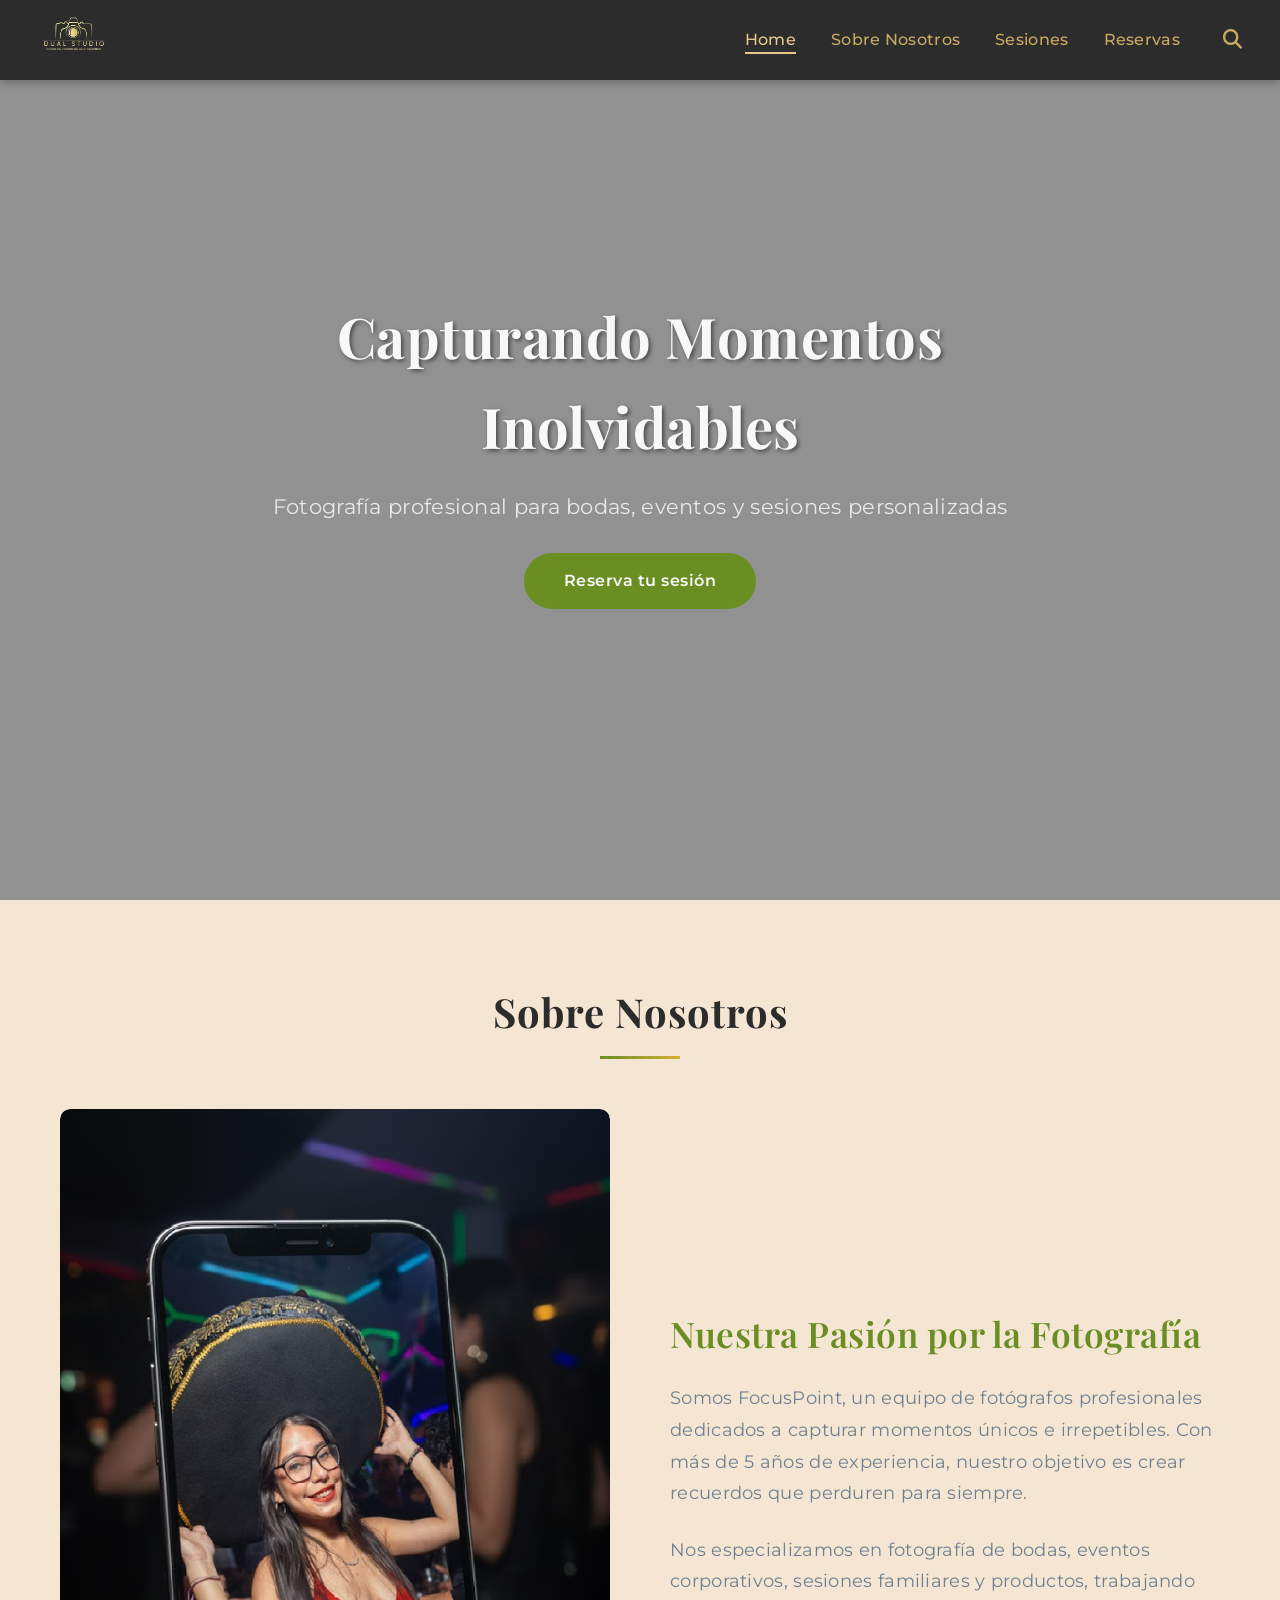
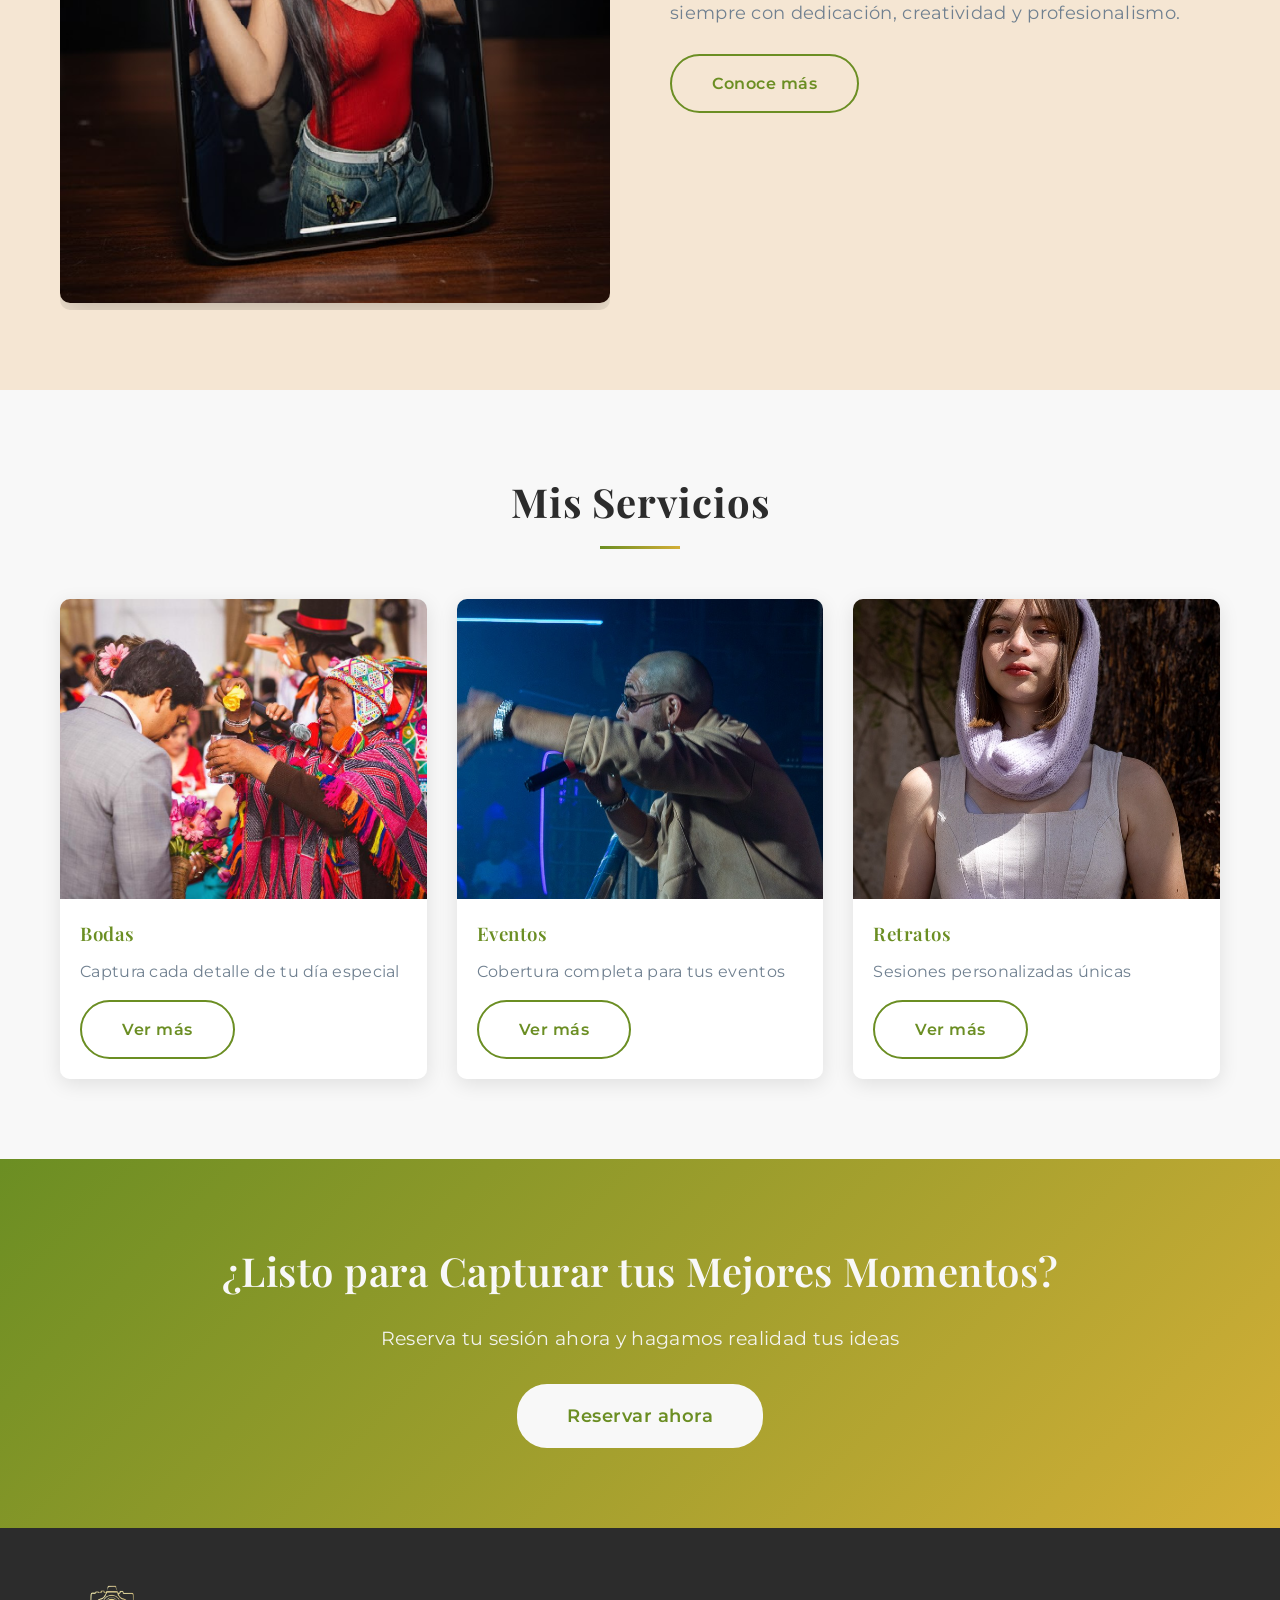
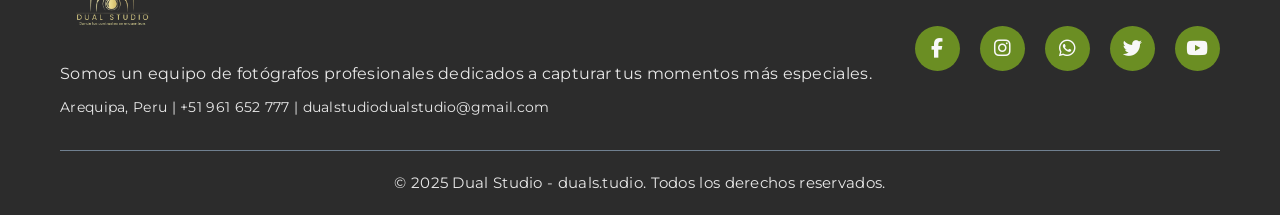
<file: index.html>
<!DOCTYPE html>
<html lang="es">

<head>
    <meta charset="UTF-8">
    <meta name="viewport" content="width=device-width, initial-scale=1.0">
    <title>Home - FocusPoint</title>
    <link rel="stylesheet" href="css/general.css">
    <link rel="stylesheet" href="css/home.css">
    <link rel="stylesheet" href="https://cdnjs.cloudflare.com/ajax/libs/font-awesome/6.4.0/css/all.min.css">
</head>

<body>
    <!-- Navbar -->
    <nav class="navbar">
        <div class="nav-container">
            <div class="nav-logo">
                <a href="index.html">
                    <img src="newlogo.png" alt="ChristianDjFoto" style="height: 50px;">
                </a>
            </div>
            <div class="nav-menu" id="navMenu">
                <ul class="nav-list">
                    <li class="nav-item"><a href="index.html" class="nav-link active">Home</a></li>
                    <li class="nav-item"><a href="html/sobre-mi.html" class="nav-link">Sobre Nosotros</a></li>
                    <li class="nav-item"><a href="html/sesiones.html" class="nav-link">Sesiones</a></li>
                    <li class="nav-item"><a href="html/reservas.html" class="nav-link">Reservas</a></li>
                    <li class="nav-item">
                        <button class="search-btn" id="searchBtn">
                            <i class="fas fa-search"></i>
                        </button>
                    </li>
                </ul>
            </div>
            <div class="nav-toggle" id="navToggle">
                <span></span>
                <span></span>
                <span></span>
            </div>
        </div>
    </nav>

    <!-- Barra de búsqueda -->
    <div class="search-bar" id="searchBar">
        <div class="search-container">
            <input type="text" placeholder="Buscar..." class="search-input" id="searchInput">
            <button class="close-search" id="closeSearch">
                <i class="fas fa-times"></i>
            </button>
        </div>
    </div>

    <!-- Hero Section -->
    <section class="hero">
        <div class="hero-content">
            <h2 class="hero-title">Capturando Momentos Inolvidables</h2>
            <p class="hero-subtitle">Fotografía profesional para bodas, eventos y sesiones personalizadas</p>
            <a href="reservas.html" class="btn-primary">Reserva tu sesión</a>
        </div>
    </section>

    <!-- Preview About -->
    <section class="preview-section">
        <div class="container">
            <h2 class="section-title">Sobre Nosotros</h2>
            <div class="preview-content">
                <div class="preview-image">
                    <img src="imgPhotos/fotoHomeFinal.png" alt="FocusPoint Team">
                </div>
                <div class="preview-text">
                    <h3>Nuestra Pasión por la Fotografía</h3>
                    <p>Somos FocusPoint, un equipo de fotógrafos profesionales dedicados a capturar momentos únicos e
                        irrepetibles. Con más de 5 años de experiencia, nuestro objetivo es crear recuerdos que perduren
                        para siempre.</p>
                    <p>Nos especializamos en fotografía de bodas, eventos corporativos, sesiones familiares y productos,
                        trabajando siempre con dedicación, creatividad y profesionalismo.</p>
                    <a href="html/sobre-mi.html" class="btn-secondary">Conoce más</a>
                </div>
            </div>
        </div>
    </section>

    <!-- Preview Sesiones -->
    <section class="preview-section">
        <div class="container">
            <h2 class="section-title">Mis Servicios</h2>
            <div class="gallery-preview">
                <div class="gallery-item">
                    <img src="imgPhotos/boda2.jpg" alt="Bodas">
                    <div style="padding: 20px; background: white;">
                        <h3 style="color: var(--color-acento); margin-bottom: 10px;">Bodas</h3>
                        <p style="color: var(--color-contraste); margin-bottom: 15px;">Captura cada detalle de tu día
                            especial</p>
                        <a href="html/sesiones.html" class="btn-secondary">Ver más</a>
                    </div>
                </div>
                <div class="gallery-item">
                    <img src="imgPhotos/social12.jpeg" alt="Eventos">
                    <div style="padding: 20px; background: white;">
                        <h3 style="color: var(--color-acento); margin-bottom: 10px;">Eventos</h3>
                        <p style="color: var(--color-contraste); margin-bottom: 15px;">Cobertura completa para tus
                            eventos</p>
                        <a href="html/sesiones.html" class="btn-secondary">Ver más</a>
                    </div>
                </div>
                <div class="gallery-item">
                    <img src="imgPhotos/retrato3.jpeg" alt="Retratos">
                    <div style="padding: 20px; background: white;">
                        <h3 style="color: var(--color-acento); margin-bottom: 10px;">Retratos</h3>
                        <p style="color: var(--color-contraste); margin-bottom: 15px;">Sesiones personalizadas únicas
                        </p>
                        <a href="html/sesiones.html" class="btn-secondary">Ver más</a>
                    </div>
                </div>
            </div>
        </div>
    </section>

    <!-- CTA Section -->
    <section class="cta-section">
        <div class="container">
            <h2>¿Listo para Capturar tus Mejores Momentos?</h2>
            <p>Reserva tu sesión ahora y hagamos realidad tus ideas</p>
            <a href="html/reservas.html" class="btn-primary">Reservar ahora</a>
        </div>
    </section>

    <!-- Footer -->
    <footer class="footer">
        <div class="container">
            <div class="footer-content">
                <div class="footer-brand">
                    <a href="index.html">
                        <img src="newlogo.png" alt="FocusPoint"
                            style="height: 60px; margin-bottom: 15px; cursor: pointer;">
                    </a>
                    <p>Somos un equipo de fotógrafos profesionales dedicados a capturar tus momentos más especiales.</p>
                    <p style="margin-top: 10px; font-size: 0.9rem;">Arequipa, Peru | +51 961 652 777 | dualstudiodualstudio@gmail.com</p>
                </div>
                <div class="footer-social">
                    <a href="https://www.facebook.com/profile.php?id=61583271844563" target="_blank" rel="noopener noreferrer" class="social-link"
                        aria-label="Facebook">
                        <i class="fab fa-facebook-f"></i>
                    </a>
                    <a href="https://www.instagram.com/duals.tudio?igsh=dmptMXRlbDA5NDgw" target="_blank" rel="noopener noreferrer" class="social-link"
                        aria-label="Instagram">
                        <i class="fab fa-instagram"></i>
                    </a>
                    <a href="https://wa.me/" target="_blank" rel="noopener noreferrer" class="social-link"
                        aria-label="WhatsApp">
                        <i class="fab fa-whatsapp"></i>
                    </a>
                    <a href="https://twitter.com/" target="_blank" rel="noopener noreferrer" class="social-link"
                        aria-label="Twitter">
                        <i class="fab fa-twitter"></i>
                    </a>
                    <a href="https://www.youtube.com/" target="_blank" rel="noopener noreferrer" class="social-link"
                        aria-label="YouTube">
                        <i class="fab fa-youtube"></i>
                    </a>
                </div>
            </div>
            <div class="footer-bottom">
                <p>&copy; 2025 Dual Studio - duals.tudio. Todos los derechos reservados.</p>
            </div>
        </div>
    </footer>

    <script src="js/general.js"></script>
    <script src="js/home.js"></script>
</body>

</html>
</file>
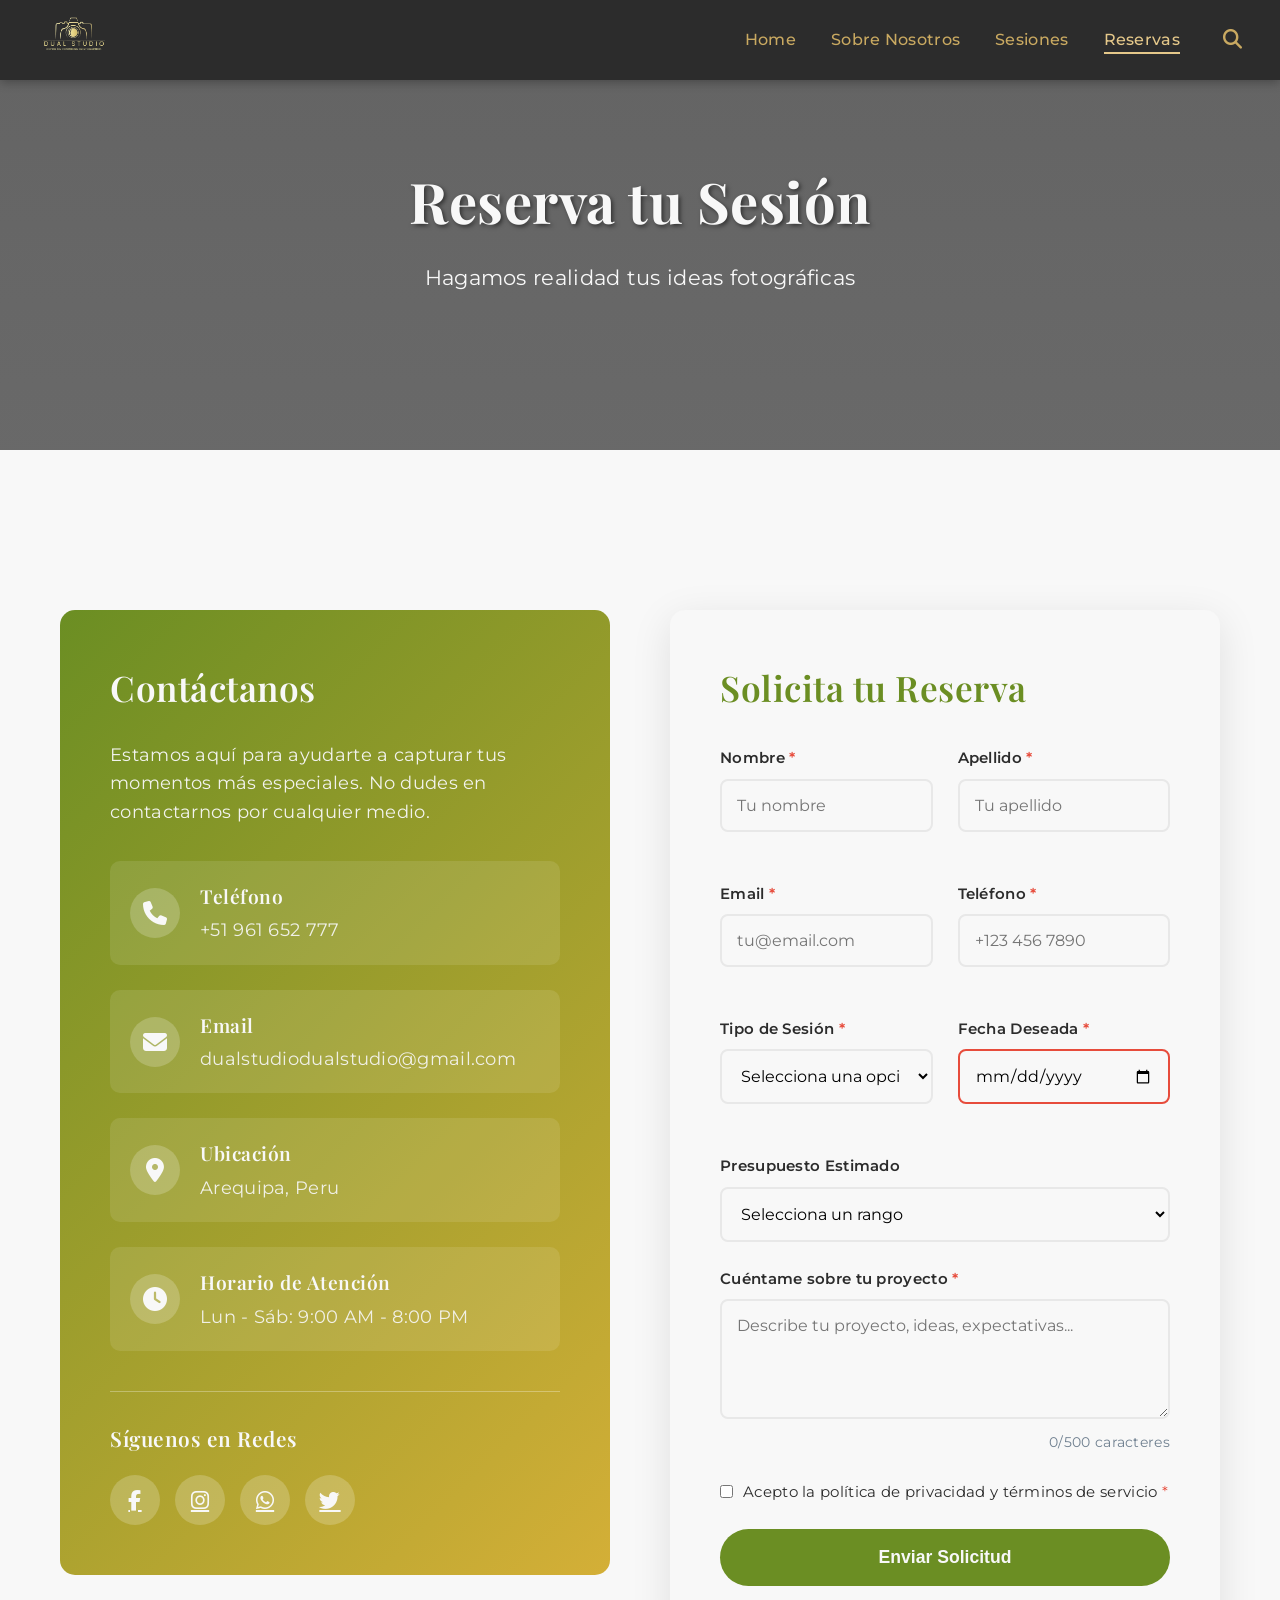
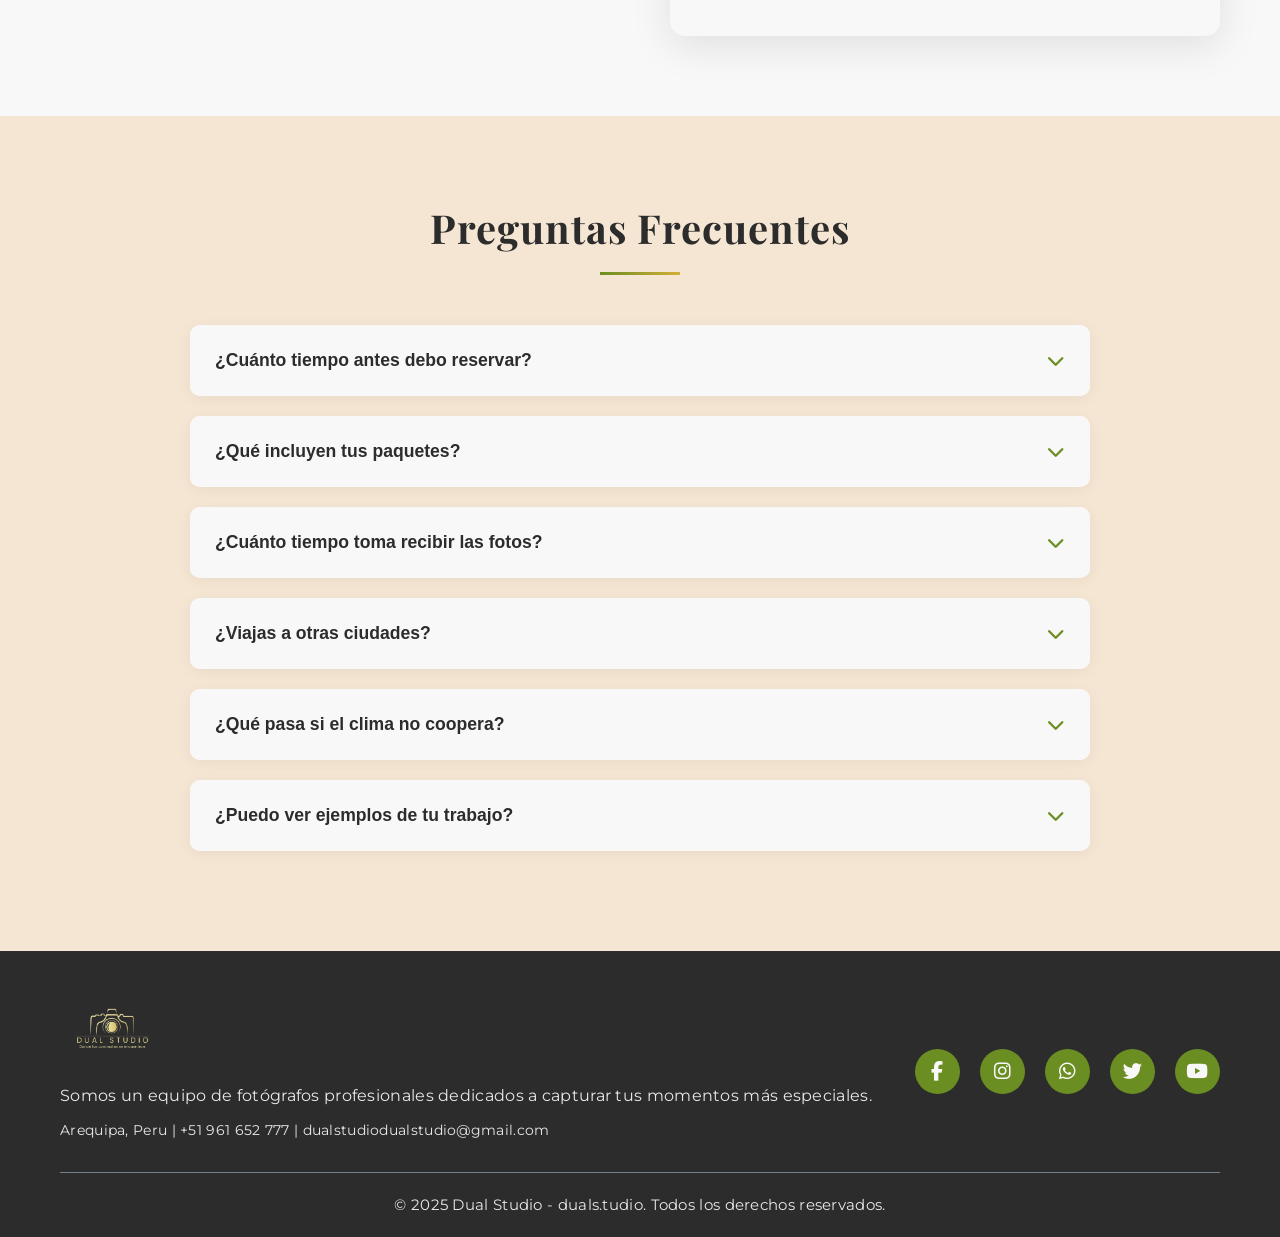
<file: html/reservas.html>
<!DOCTYPE html>
<html lang="es">

<head>
    <meta charset="UTF-8">
    <meta name="viewport" content="width=device-width, initial-scale=1.0">
    <title>Reservas - FocusPoint</title>
    <link rel="stylesheet" href="../css/general.css">
    <link rel="stylesheet" href="../css/reservas.css">
    <link rel="stylesheet" href="https://cdnjs.cloudflare.com/ajax/libs/font-awesome/6.4.0/css/all.min.css">
</head>

<body>
    <!-- Navbar -->
    <nav class="navbar">
        <div class="nav-container">
            <div class="nav-logo">
                <a href="../index.html"><img src="../newlogo.png" alt="ChristianDjFoto" style="height: 50px;"></a>
            </div>
            <div class="nav-menu" id="navMenu">
                <ul class="nav-list">
                    <li class="nav-item"><a href="../index.html" class="nav-link">Home</a></li>
                    <li class="nav-item"><a href="sobre-mi.html" class="nav-link">Sobre Nosotros</a></li>
                    <li class="nav-item"><a href="sesiones.html" class="nav-link">Sesiones</a></li>
                    <li class="nav-item"><a href="reservas.html" class="nav-link active">Reservas</a></li>
                    <li class="nav-item">
                        <button class="search-btn" id="searchBtn">
                            <i class="fas fa-search"></i>
                        </button>
                    </li>
                </ul>
            </div>
            <div class="nav-toggle" id="navToggle">
                <span></span>
                <span></span>
                <span></span>
            </div>
        </div>
    </nav>

    <!-- Barra de búsqueda -->
    <div class="search-bar" id="searchBar">
        <div class="search-container">
            <input type="text" placeholder="Buscar..." class="search-input" id="searchInput">
            <button class="close-search" id="closeSearch">
                <i class="fas fa-times"></i>
            </button>
        </div>
    </div>

    <!-- Hero -->
    <section class="reservas-hero">
        <div>
            <h1>Reserva tu Sesión</h1>
            <p>Hagamos realidad tus ideas fotográficas</p>
        </div>
    </section>

    <!-- Formulario y contacto -->
    <section class="reservas-section">
        <div class="container">
            <div class="reservas-container">
                <!-- Información de contacto -->
                <div class="contact-info">
                    <h2>Contáctanos</h2>
                    <p>Estamos aquí para ayudarte a capturar tus momentos más especiales. No dudes en contactarnos por cualquier medio.</p>

                    <div class="contact-item">
                        <div class="contact-icon">
                            <i class="fas fa-phone"></i>
                        </div>
                        <div class="contact-text">
                            <h3>Teléfono</h3>
                            <p><a href="tel:+51961652777">+51 961 652 777</a></p>
                        </div>
                    </div>

                    <div class="contact-item">
                        <div class="contact-icon">
                            <i class="fas fa-envelope"></i>
                        </div>
                        <div class="contact-text">
                            <h3>Email</h3>
                            <p><a href="mailto:dualstudiodualstudio@gmail.com">dualstudiodualstudio@gmail.com</a></p>
                        </div>
                    </div>

                    <div class="contact-item">
                        <div class="contact-icon">
                            <i class="fas fa-map-marker-alt"></i>
                        </div>
                        <div class="contact-text">
                            <h3>Ubicación</h3>
                            <p>Arequipa, Peru</p>
                        </div>
                    </div>

                    <div class="contact-item">
                        <div class="contact-icon">
                            <i class="fas fa-clock"></i>
                        </div>
                        <div class="contact-text">
                            <h3>Horario de Atención</h3>
                            <p>Lun - Sáb: 9:00 AM - 8:00 PM</p>
                        </div>
                    </div>

                    <div class="social-contact">
                        <h3>Síguenos en Redes</h3>
                        <div class="social-links-contact">
                            <a href="https://www.facebook.com/profile.php?id=61583271844563" target="_blank" rel="noopener noreferrer" aria-label="Facebook"><i class="fab fa-facebook-f"></i></a>
                            <a href="https://www.instagram.com/duals.tudio?igsh=dmptMXRlbDA5NDgw" target="_blank" rel="noopener noreferrer" aria-label="Instagram"><i class="fab fa-instagram"></i></a>
                            <a href="https://wa.me/" target="_blank" rel="noopener noreferrer" aria-label="WhatsApp"><i class="fab fa-whatsapp"></i></a>
                            <a href="https://twitter.com/" target="_blank" rel="noopener noreferrer" aria-label="Twitter"><i class="fab fa-twitter"></i></a>
                        </div>
                    </div>
                </div>

                <!-- Formulario -->
                <div class="reservation-form-container">
                    <h2>Solicita tu Reserva</h2>
                    <form id="reservationForm">
                        <div class="form-grid">
                            <div class="form-group">
                                <label>Nombre <span class="required">*</span></label>
                                <input type="text" name="nombre" placeholder="Tu nombre" required>
                            </div>
                            <div class="form-group">
                                <label>Apellido <span class="required">*</span></label>
                                <input type="text" name="apellido" placeholder="Tu apellido" required>
                            </div>
                        </div>

                        <div class="form-grid">
                            <div class="form-group">
                                <label>Email <span class="required">*</span></label>
                                <input type="email" name="email" placeholder="tu@email.com" required>
                            </div>
                            <div class="form-group">
                                <label>Teléfono <span class="required">*</span></label>
                                <input type="tel" name="telefono" placeholder="+123 456 7890" required>
                            </div>
                        </div>

                        <div class="form-grid">
                            <div class="form-group">
                                <label>Tipo de Sesión <span class="required">*</span></label>
                                <select name="tipo_sesion" required>
                                    <option value="">Selecciona una opción</option>
                                    <option value="boda">Boda</option>
                                    <option value="evento">Evento Corporativo</option>
                                    <option value="retrato">Retrato Personal</option>
                                    <option value="producto">Fotografía de Producto</option>
                                    <option value="otro">Otro</option>
                                </select>
                            </div>
                            <div class="form-group">
                                <label>Fecha Deseada <span class="required">*</span></label>
                                <input type="date" name="fecha" required>
                            </div>
                        </div>

                        <div class="form-group full-width">
                            <label>Presupuesto Estimado</label>
                            <select name="presupuesto">
                                <option value="">Selecciona un rango</option>
                                <option value="200-500">$200 - $500</option>
                                <option value="500-1000">$500 - $1,000</option>
                                <option value="1000-2000">$1,000 - $2,000</option>
                                <option value="2000+">$2,000+</option>
                            </select>
                        </div>

                        <div class="form-group full-width">
                            <label>Cuéntame sobre tu proyecto <span class="required">*</span></label>
                            <textarea name="mensaje" placeholder="Describe tu proyecto, ideas, expectativas..."
                                required></textarea>
                        </div>

                        <div class="form-group full-width checkbox-group">
                            <input type="checkbox" id="acepto" name="acepto" required>
                            <label for="acepto">Acepto la política de privacidad y términos de servicio <span
                                    class="required">*</span></label>
                        </div>

                        <button type="submit" class="form-submit">
                            Enviar Solicitud
                        </button>
                    </form>

                    <!-- Mensaje de éxito -->
                    <div class="success-message">
                        <i class="fas fa-check-circle"></i>
                        <h3>¡Solicitud Enviada!</h3>
                        <p>Gracias por contactarme. Revisaré tu solicitud y te responderé en menos de 24 horas.</p>
                    </div>
                </div>
            </div>
        </div>
    </section>

    <!-- FAQ Section -->
    <section class="faq-section">
        <div class="container">
            <h2 class="section-title">Preguntas Frecuentes</h2>
            <div class="faq-container">
                <div class="faq-item">
                    <button class="faq-question">
                        ¿Cuánto tiempo antes debo reservar?
                        <i class="fas fa-chevron-down"></i>
                    </button>
                    <div class="faq-answer">
                        <p>Recomiendo reservar con al menos 2-3 meses de anticipación, especialmente para bodas y
                            eventos importantes. Sin embargo, también puedo acomodar solicitudes de último momento
                            dependiendo de mi disponibilidad.</p>
                    </div>
                </div>

                <div class="faq-item">
                    <button class="faq-question">
                        ¿Qué incluyen tus paquetes?
                        <i class="fas fa-chevron-down"></i>
                    </button>
                    <div class="faq-answer">
                        <p>Cada paquete incluye cobertura fotográfica, edición profesional de imágenes, galería online
                            privada y entrega digital. Los paquetes premium también incluyen álbumes físicos y videos
                            resumen.</p>
                    </div>
                </div>

                <div class="faq-item">
                    <button class="faq-question">
                        ¿Cuánto tiempo toma recibir las fotos?
                        <i class="fas fa-chevron-down"></i>
                    </button>
                    <div class="faq-answer">
                        <p>El tiempo de entrega varía según el paquete: de 7 a 15 días hábiles. Para eventos urgentes,
                            ofrezco servicio express con entrega en 48-72 horas por un cargo adicional.</p>
                    </div>
                </div>

                <div class="faq-item">
                    <button class="faq-question">
                        ¿Viajas a otras ciudades?
                        <i class="fas fa-chevron-down"></i>
                    </button>
                    <div class="faq-answer">
                        <p>Sí, estoy disponible para viajar a cualquier ubicación. Los costos de viaje se calculan según
                            la distancia y se incluyen en la cotización final.</p>
                    </div>
                </div>

                <div class="faq-item">
                    <button class="faq-question">
                        ¿Qué pasa si el clima no coopera?
                        <i class="fas fa-chevron-down"></i>
                    </button>
                    <div class="faq-answer">
                        <p>Para sesiones al aire libre, siempre tenemos planes B. Podemos reprogramar sin costo
                            adicional o buscar locaciones alternativas bajo techo si es necesario.</p>
                    </div>
                </div>

                <div class="faq-item">
                    <button class="faq-question">
                        ¿Puedo ver ejemplos de tu trabajo?
                        <i class="fas fa-chevron-down"></i>
                    </button>
                    <div class="faq-answer">
                        <p>¡Por supuesto! Visita mi página de <a href="sesiones.html"
                                style="color: var(--color-acento);">Sesiones</a> para ver mi portafolio completo y
                            ejemplos de diferentes tipos de fotografía.</p>
                    </div>
                </div>
            </div>
        </div>
    </section>

    <!-- Footer -->
    <footer class="footer">
        <div class="container">
            <div class="footer-content">
                <div class="footer-brand">
                    <a href="../index.html">
                        <img src="../newlogo.png" alt="FocusPoint" style="height: 60px; margin-bottom: 15px; cursor: pointer;">
                    </a>
                    <p>Somos un equipo de fotógrafos profesionales dedicados a capturar tus momentos más especiales.</p>
                    <p style="margin-top: 10px; font-size: 0.9rem;">Arequipa, Peru | +51 961 652 777 | dualstudiodualstudio@gmail.com</p>
                </div>
                <div class="footer-social">
                    <a href="https://www.facebook.com/profile.php?id=61583271844563" target="_blank" rel="noopener noreferrer" class="social-link"
                        aria-label="Facebook">
                        <i class="fab fa-facebook-f"></i>
                    </a>
                    <a href="https://www.instagram.com/duals.tudio?igsh=dmptMXRlbDA5NDgw" target="_blank" rel="noopener noreferrer" class="social-link"
                        aria-label="Instagram">
                        <i class="fab fa-instagram"></i>
                    </a>
                    <a href="https://wa.me/" target="_blank" rel="noopener noreferrer" class="social-link"
                        aria-label="WhatsApp">
                        <i class="fab fa-whatsapp"></i>
                    </a>
                    <a href="https://twitter.com/" target="_blank" rel="noopener noreferrer" class="social-link"
                        aria-label="Twitter">
                        <i class="fab fa-twitter"></i>
                    </a>
                    <a href="https://www.youtube.com/" target="_blank" rel="noopener noreferrer" class="social-link"
                        aria-label="YouTube">
                        <i class="fab fa-youtube"></i>
                    </a>
                </div>
            </div>
            <div class="footer-bottom">
                <p>&copy; 2025 Dual Studio - duals.tudio. Todos los derechos reservados.</p>
            </div>
        </div>
    </footer>

    <script src="../js/general.js"></script>
    <script src="../js/reservas.js"></script>
</body>

</html>
</file>
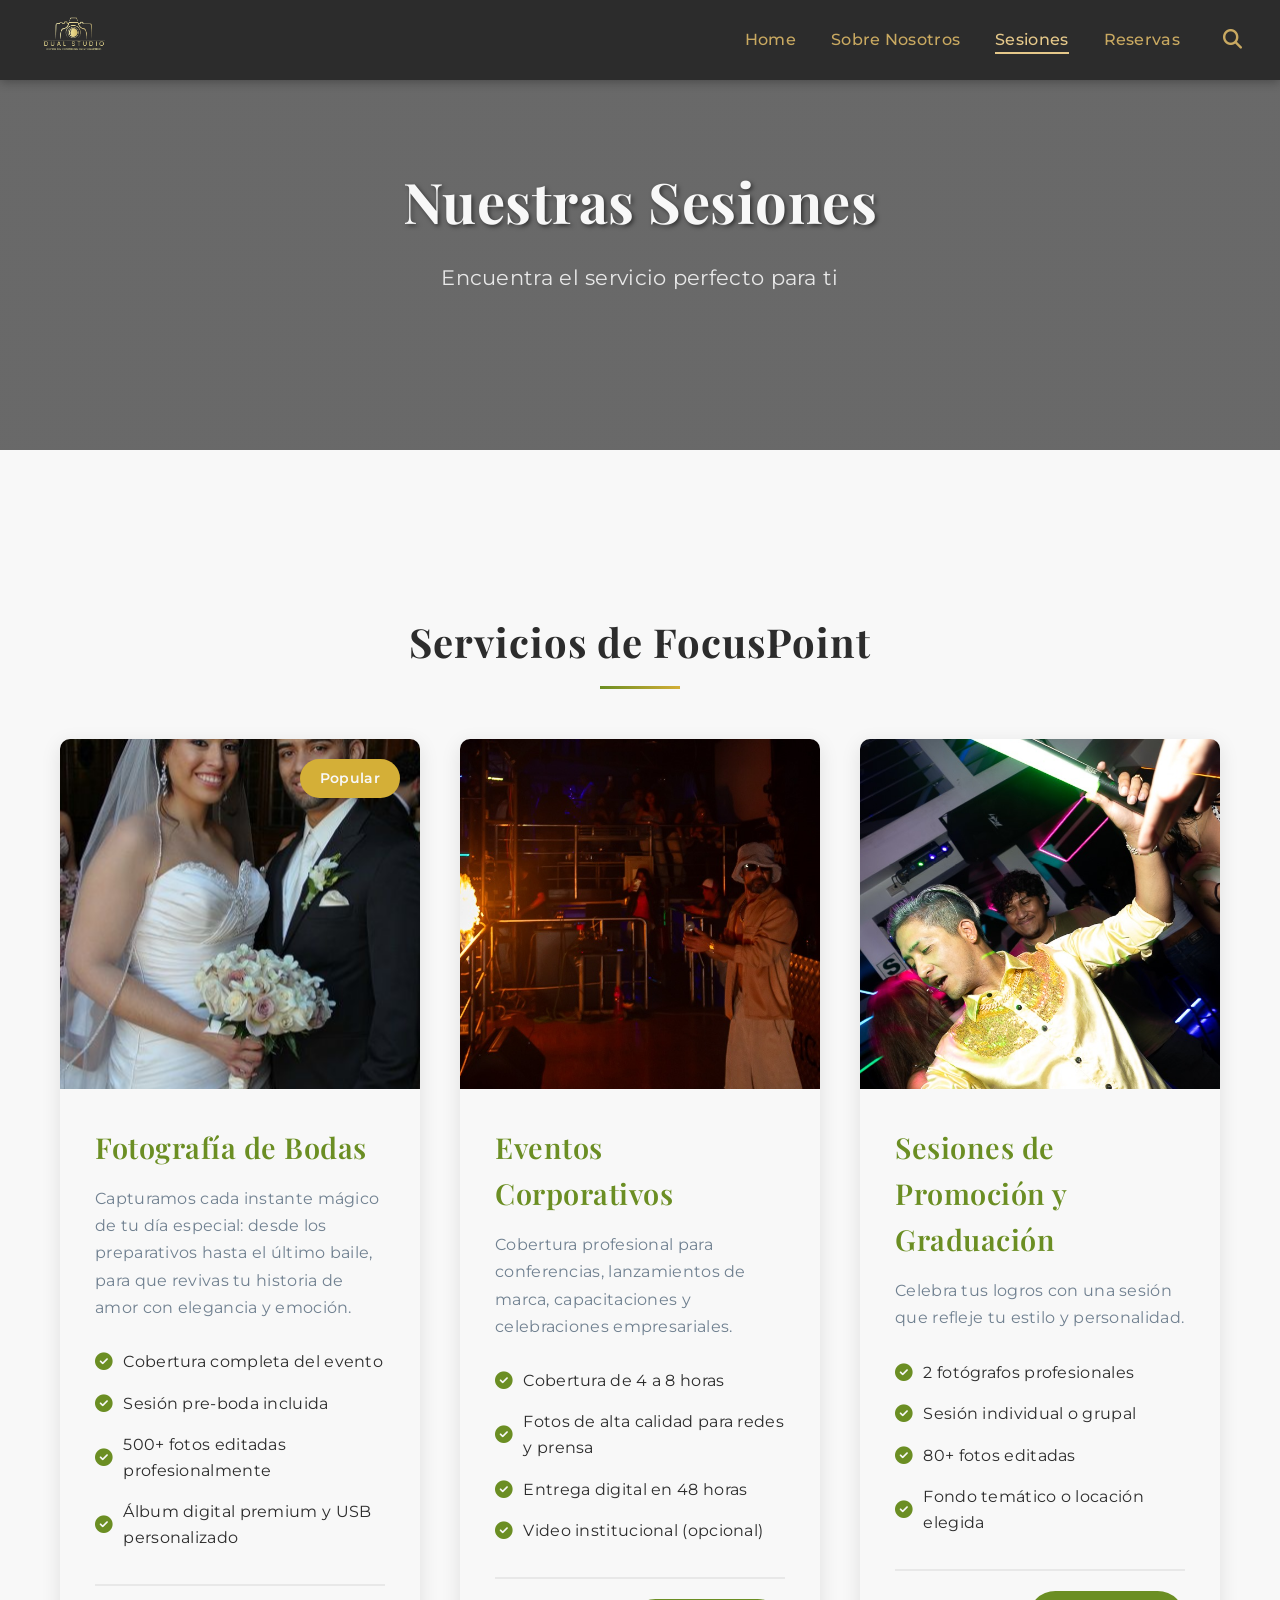
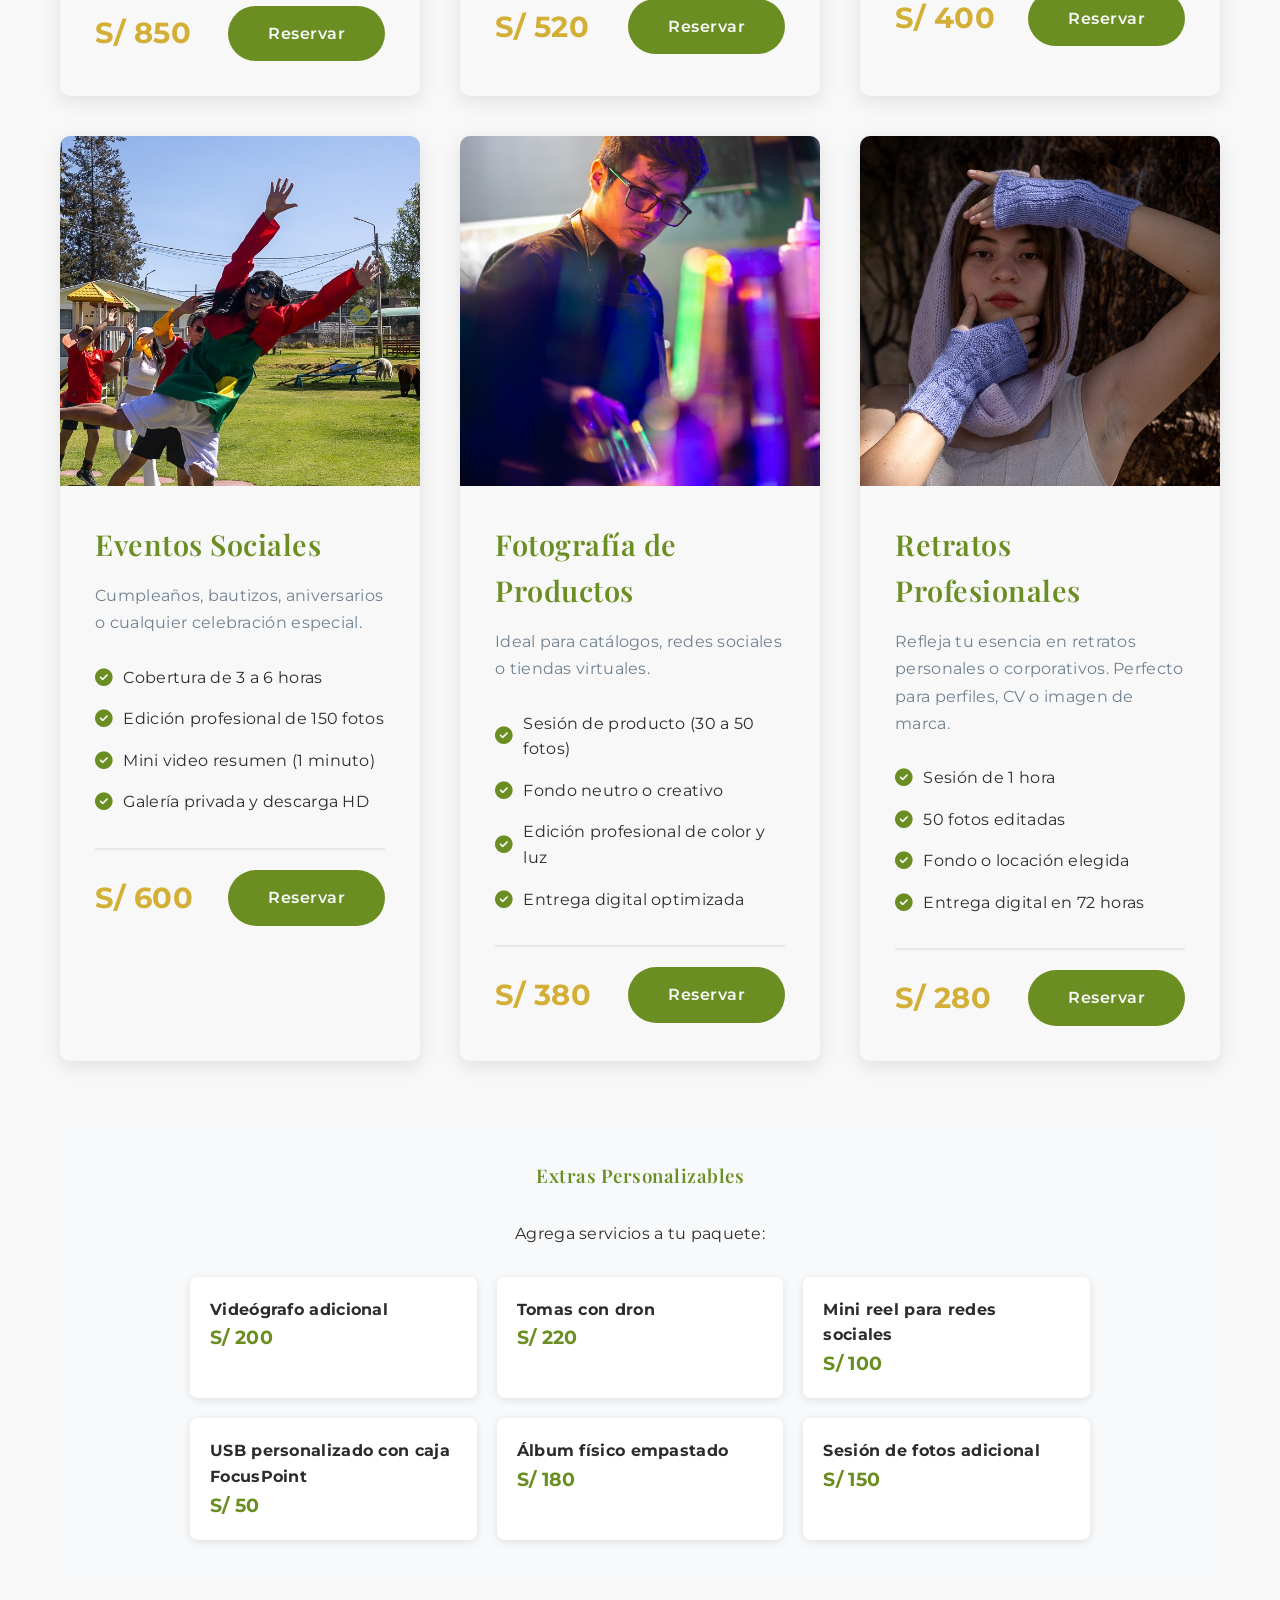
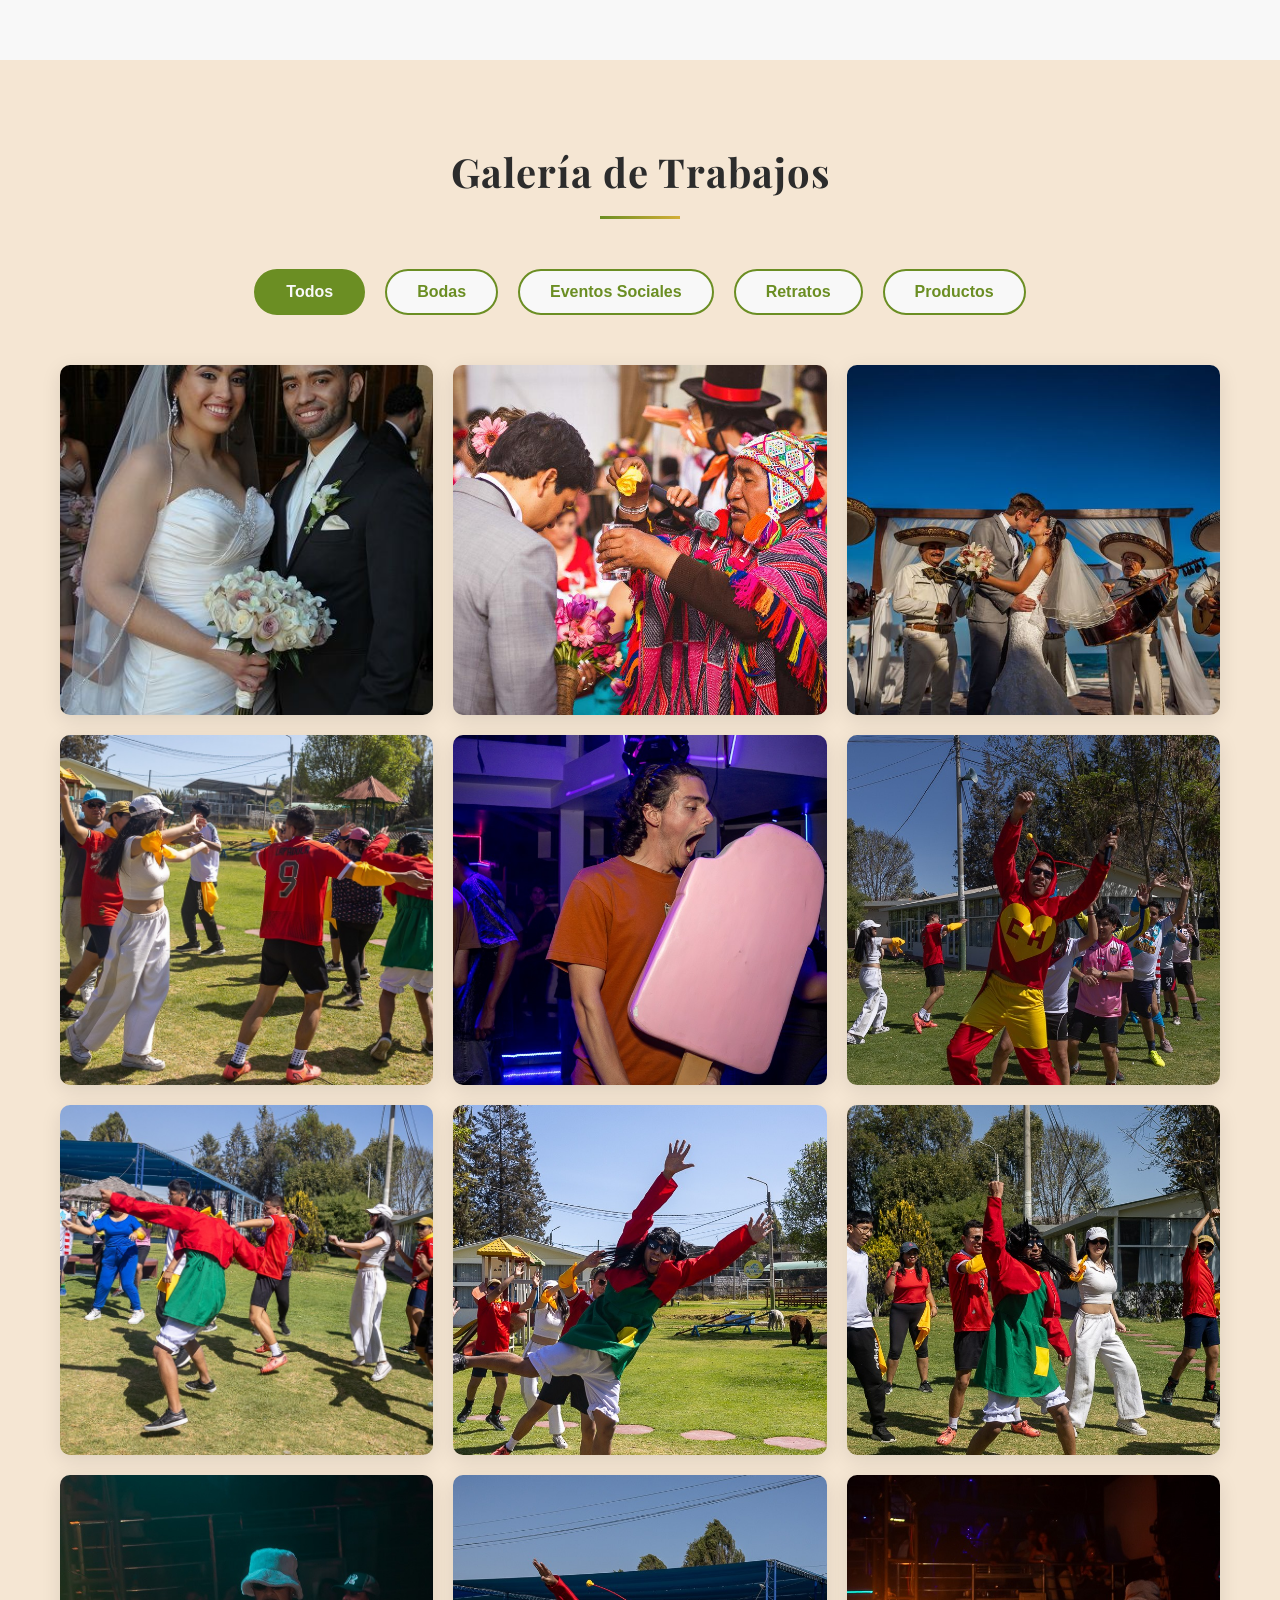
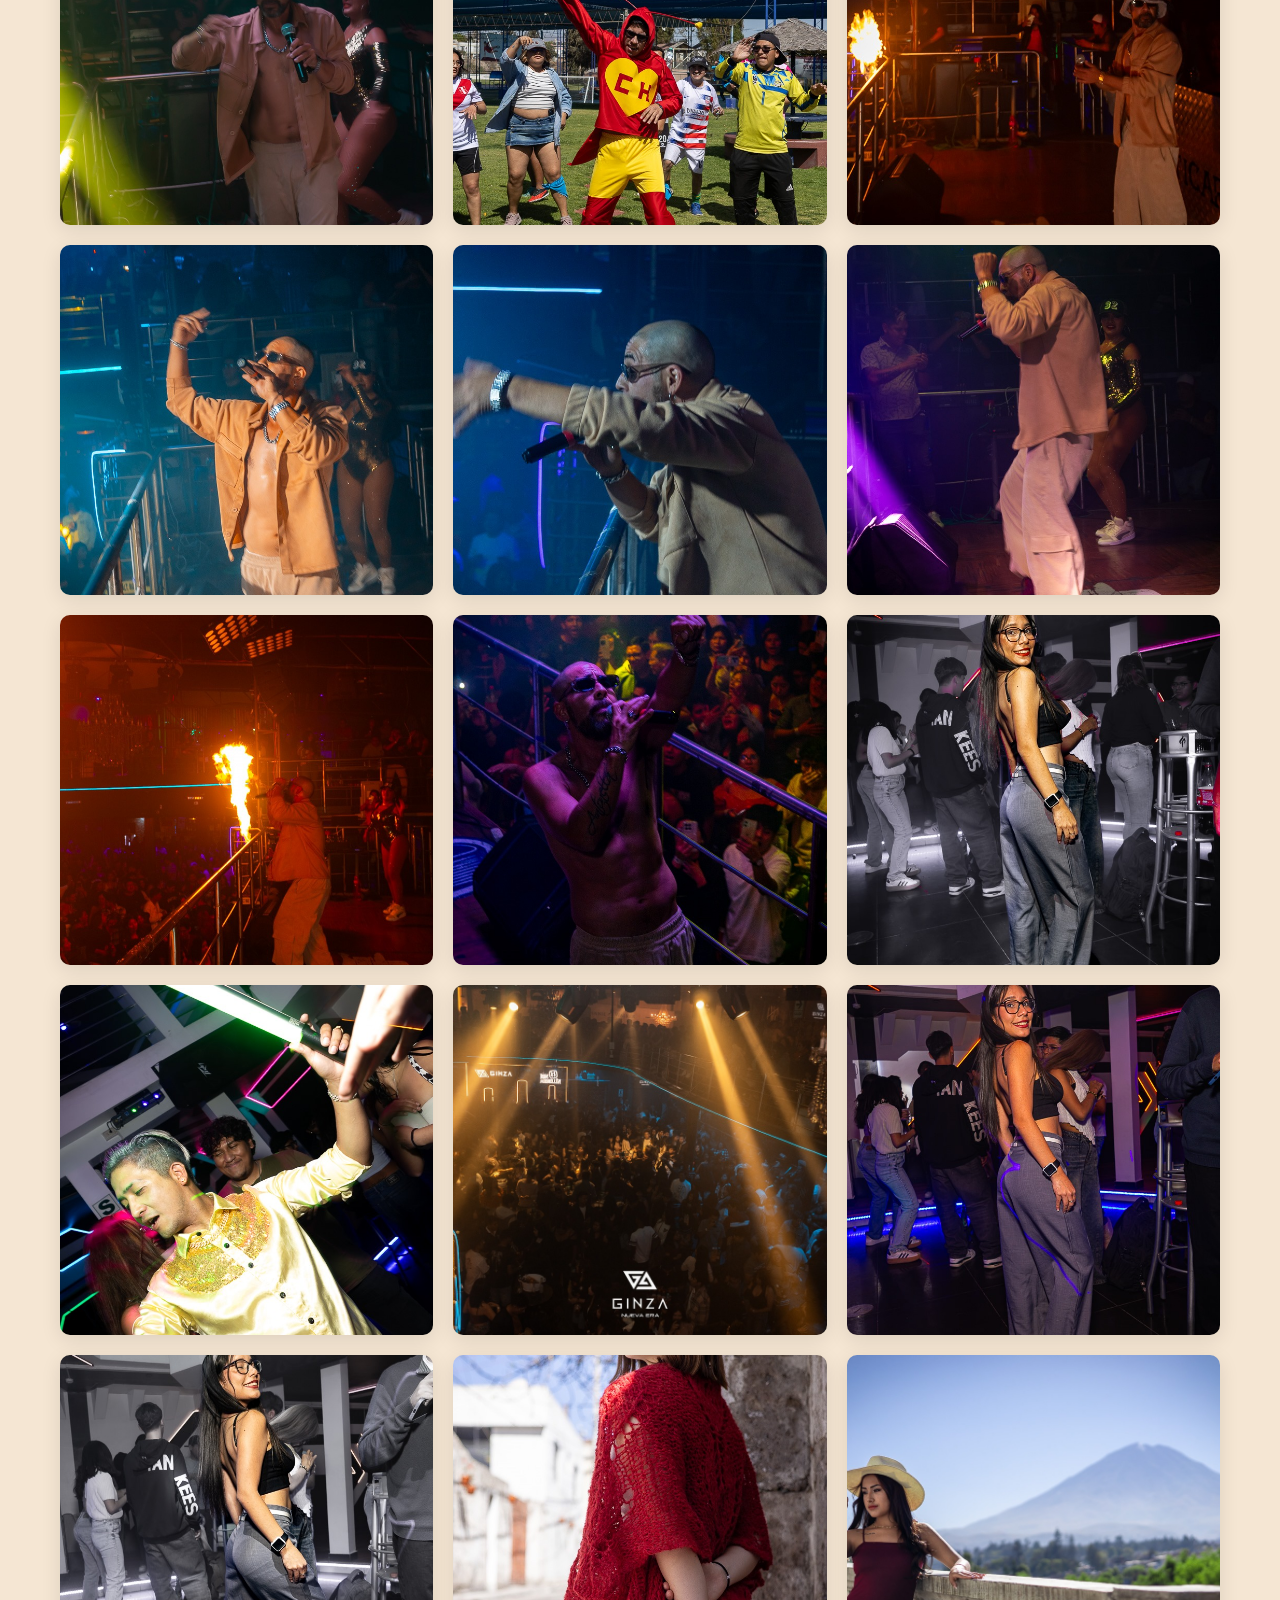
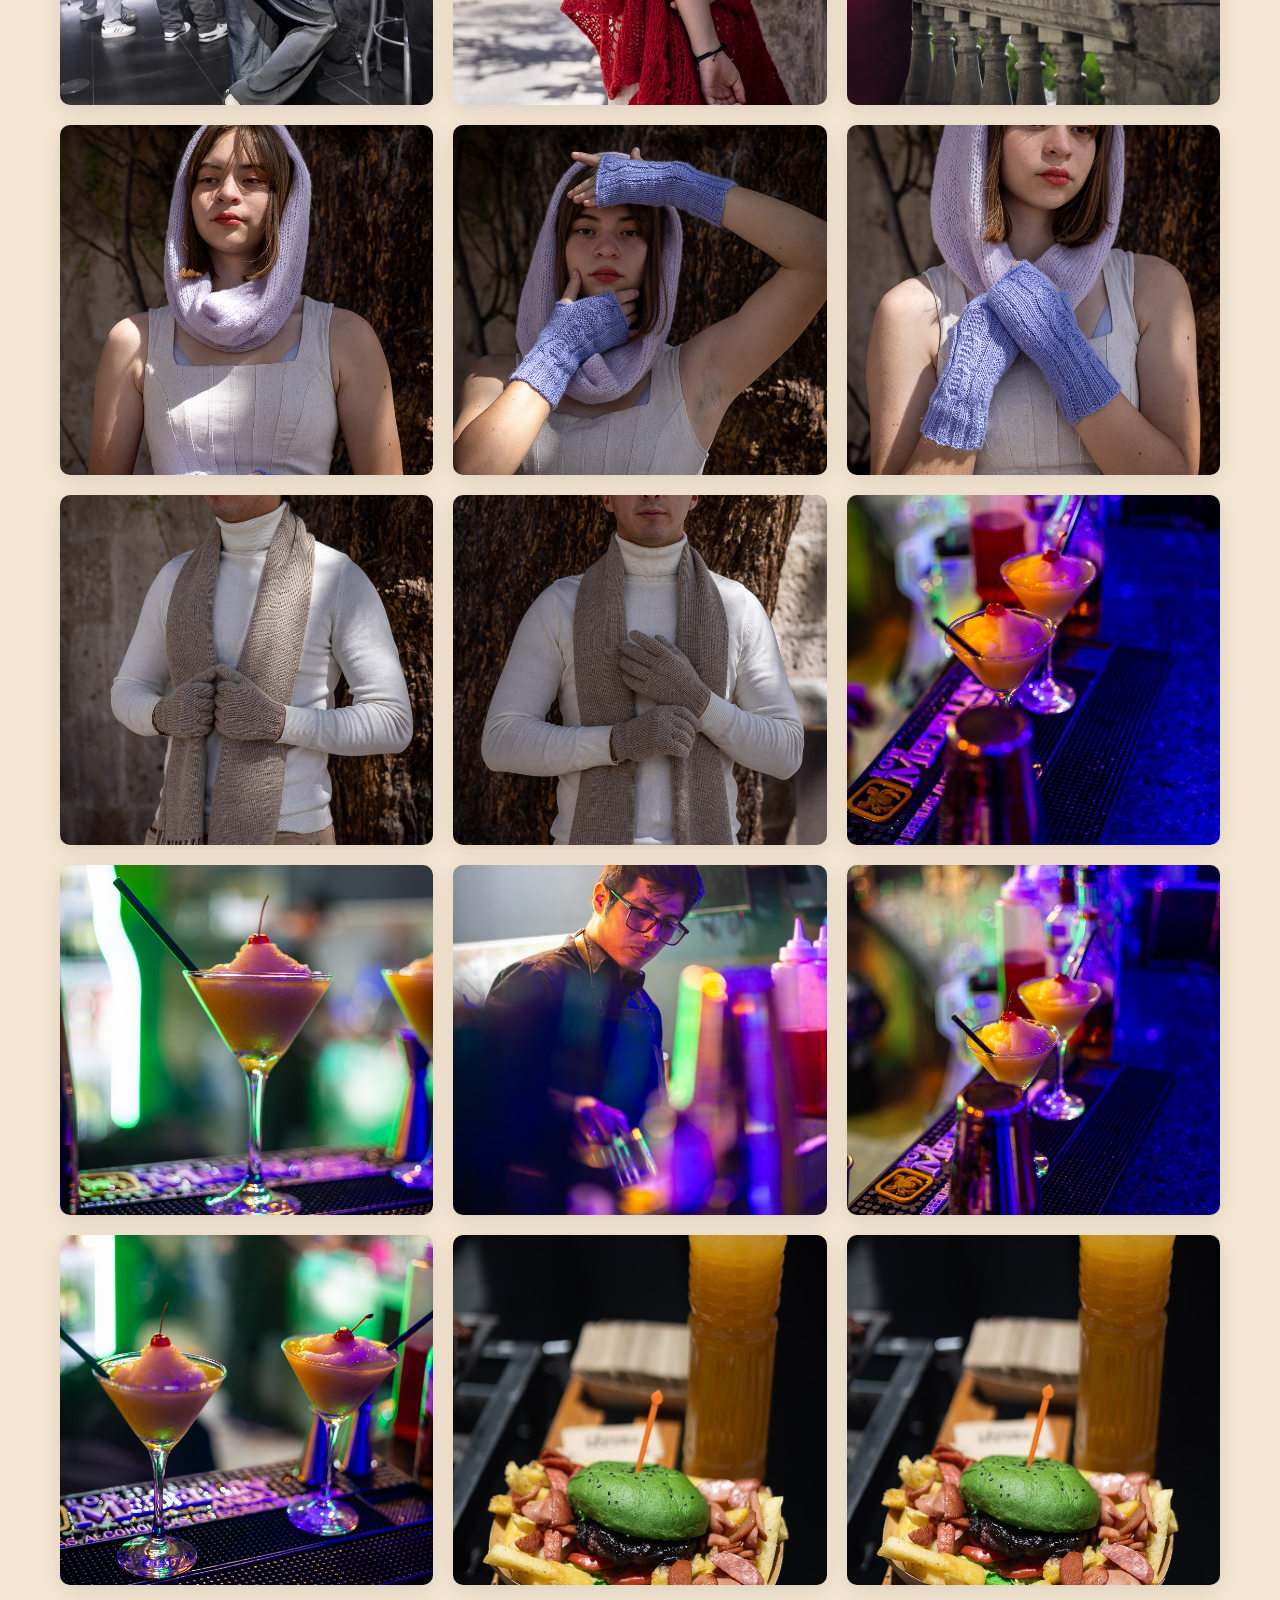
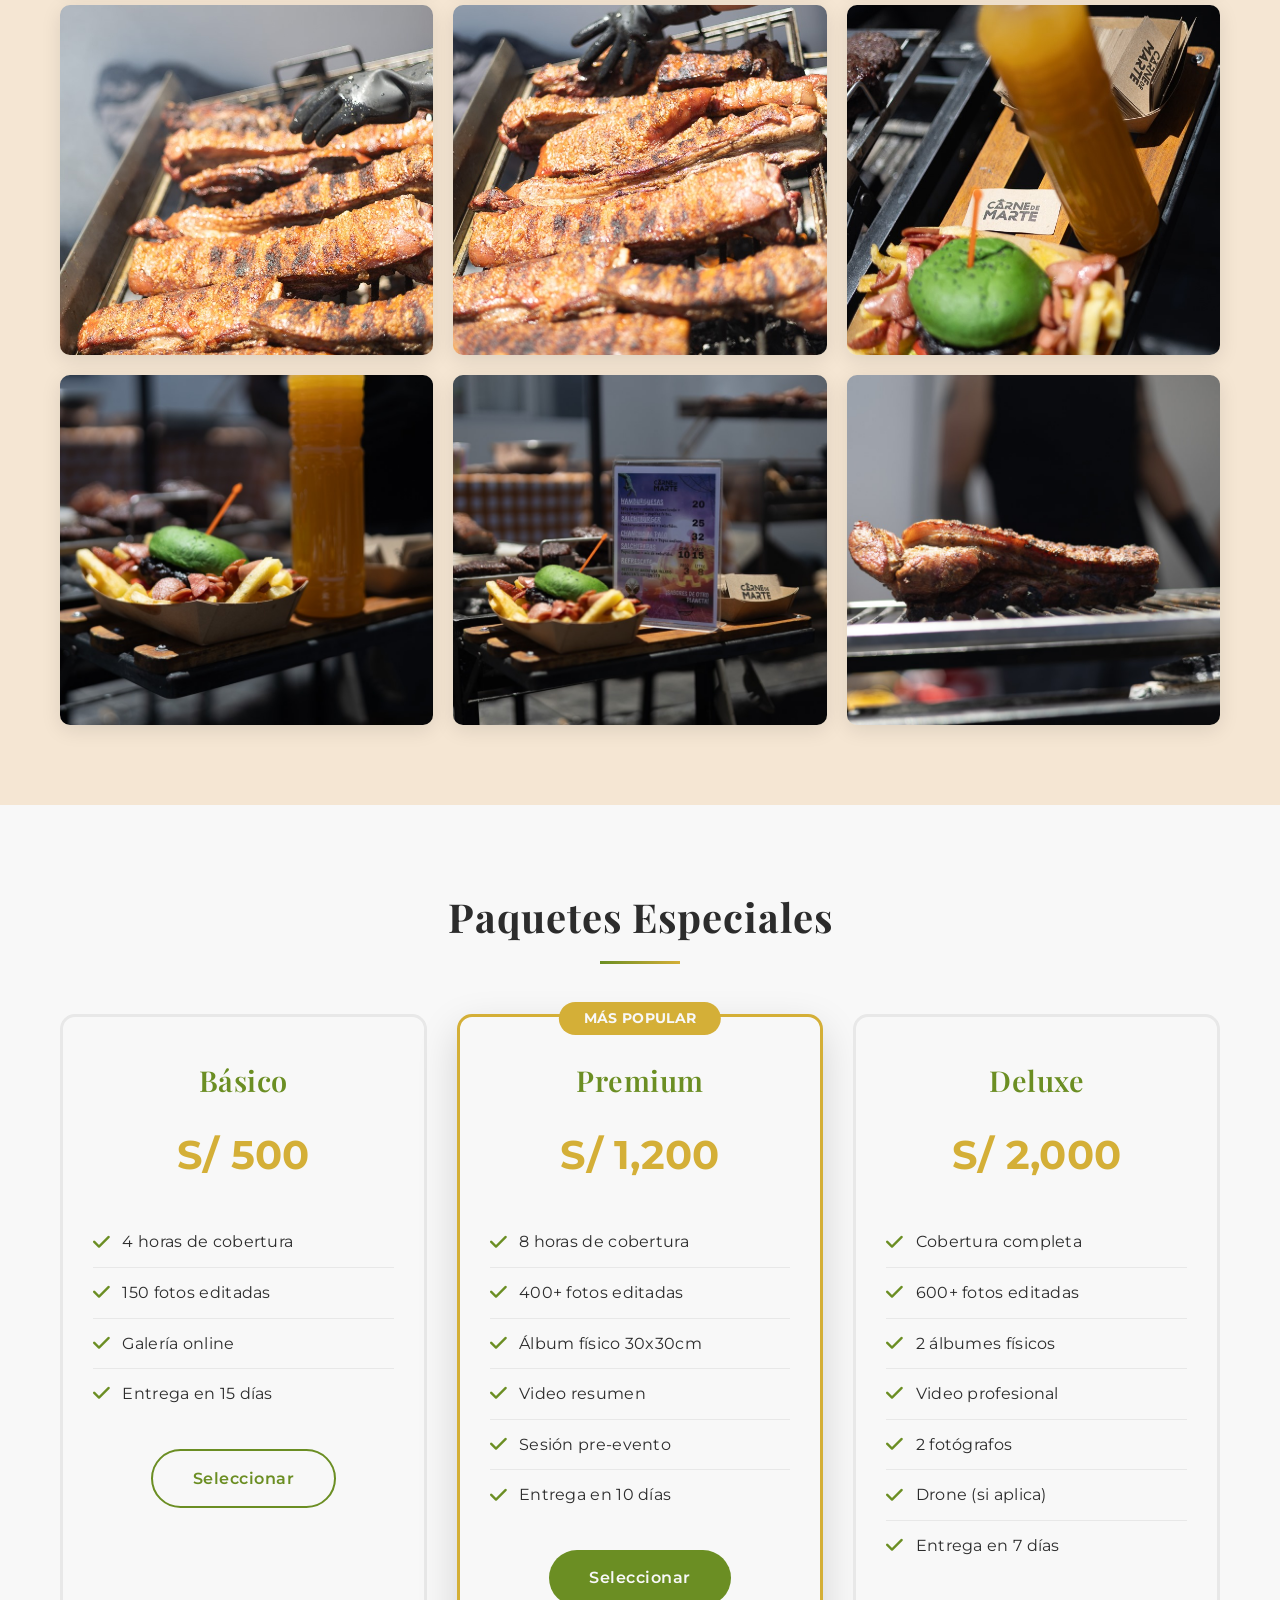
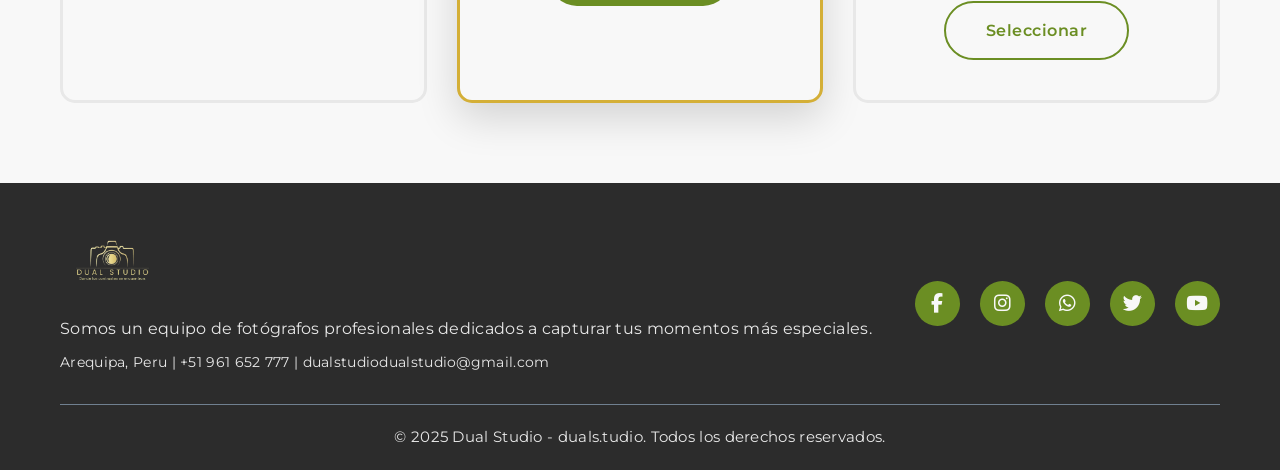
<file: html/sesiones.html>
<!DOCTYPE html>
<html lang="es">

<head>
    <meta charset="UTF-8">
    <meta name="viewport" content="width=device-width, initial-scale=1.0">
    <title>Sesiones - FocusPoint</title>
    <link rel="stylesheet" href="../css/general.css">
    <link rel="stylesheet" href="../css/sesiones.css">
    <link rel="stylesheet" href="https://cdnjs.cloudflare.com/ajax/libs/font-awesome/6.4.0/css/all.min.css">
</head>

<body>
    <!-- Navbar -->
    <nav class="navbar">
        <div class="nav-container">
            <div class="nav-logo">
                <a href="../index.html">
                    <img src="../newlogo.png" alt="ChristianDjFoto" style="height: 50px;">
                </a>
            </div>
            <div class="nav-menu" id="navMenu">
                <ul class="nav-list">
                    <li class="nav-item"><a href="../index.html" class="nav-link">Home</a></li>
                    <li class="nav-item"><a href="sobre-mi.html" class="nav-link">Sobre Nosotros</a></li>
                    <li class="nav-item"><a href="sesiones.html" class="nav-link active">Sesiones</a></li>
                    <li class="nav-item"><a href="reservas.html" class="nav-link">Reservas</a></li>
                    <li class="nav-item">
                        <button class="search-btn" id="searchBtn">
                            <i class="fas fa-search"></i>
                        </button>
                    </li>
                </ul>
            </div>
            <div class="nav-toggle" id="navToggle">
                <span></span>
                <span></span>
                <span></span>
            </div>
        </div>
    </nav>

    <!-- Barra de búsqueda -->
    <div class="search-bar" id="searchBar">
        <div class="search-container">
            <input type="text" placeholder="Buscar..." class="search-input" id="searchInput">
            <button class="close-search" id="closeSearch">
                <i class="fas fa-times"></i>
            </button>
        </div>
    </div>

    <!-- Hero -->
    <section class="sesiones-hero">
        <div>
            <h1>Nuestras Sesiones</h1>
            <p>Encuentra el servicio perfecto para ti</p>
        </div>
    </section>

    <!-- Sesiones principales -->
    <section class="sesiones-section">
        <div class="container">
            <h2 class="section-title">Servicios de FocusPoint</h2>
            <div class="sesiones-grid">
                <!-- Bodas -->
                <div class="sesion-card">
                    <div class="sesion-image">
                        <span class="sesion-badge">Popular</span>
                        <img src="../imgPhotos/boda1.jpg" alt="Bodas">
                    </div>
                    <div class="sesion-info">
                        <h3>Fotografía de Bodas</h3>
                        <p>Capturamos cada instante mágico de tu día especial: desde los preparativos hasta el último
                            baile, para que revivas tu historia de amor con elegancia y emoción.</p>
                        <ul class="sesion-features">
                            <li><i class="fas fa-check-circle"></i> Cobertura completa del evento</li>
                            <li><i class="fas fa-check-circle"></i> Sesión pre-boda incluida</li>
                            <li><i class="fas fa-check-circle"></i> 500+ fotos editadas profesionalmente</li>
                            <li><i class="fas fa-check-circle"></i> Álbum digital premium y USB personalizado</li>
                        </ul>
                        <div class="sesion-price">
                            <span class="price-tag">S/ 850</span>
                            <a href="reservas.html" class="btn-primary">Reservar</a>
                        </div>
                    </div>
                </div>

                <!-- Eventos Corporativos -->
                <div class="sesion-card">
                    <div class="sesion-image">
                        <img src="../imgPhotos/social10.jpeg" alt="Eventos">
                    </div>
                    <div class="sesion-info">
                        <h3>Eventos Corporativos</h3>
                        <p>Cobertura profesional para conferencias, lanzamientos de marca, capacitaciones y
                            celebraciones empresariales.</p>
                        <ul class="sesion-features">
                            <li><i class="fas fa-check-circle"></i> Cobertura de 4 a 8 horas</li>
                            <li><i class="fas fa-check-circle"></i> Fotos de alta calidad para redes y prensa</li>
                            <li><i class="fas fa-check-circle"></i> Entrega digital en 48 horas</li>
                            <li><i class="fas fa-check-circle"></i> Video institucional (opcional)</li>
                        </ul>
                        <div class="sesion-price">
                            <span class="price-tag">S/ 520</span>
                            <a href="reservas.html" class="btn-primary">Reservar</a>
                        </div>
                    </div>
                </div>


                <!-- Promoción y Graduación -->
                <div class="sesion-card">
                    <div class="sesion-image">
                        <img src="../imgPhotos/social17.jpeg" alt="Graduación">
                    </div>
                    <div class="sesion-info">
                        <h3>Sesiones de Promoción y Graduación</h3>
                        <p>Celebra tus logros con una sesión que refleje tu estilo y personalidad.</p>
                        <ul class="sesion-features">
                            <li><i class="fas fa-check-circle"></i> 2 fotógrafos profesionales</li>
                            <li><i class="fas fa-check-circle"></i> Sesión individual o grupal</li>
                            <li><i class="fas fa-check-circle"></i> 80+ fotos editadas</li>
                            <li><i class="fas fa-check-circle"></i> Fondo temático o locación elegida</li>
                        </ul>
                        <div class="sesion-price">
                            <span class="price-tag">S/ 400</span>
                            <a href="reservas.html" class="btn-primary">Reservar</a>
                        </div>
                    </div>
                </div>

                <!-- Eventos Sociales -->
                <div class="sesion-card">
                    <div class="sesion-image">
                        <img src="../imgPhotos/social5.jpeg" alt="Eventos Sociales">
                    </div>
                    <div class="sesion-info">
                        <h3>Eventos Sociales</h3>
                        <p>Cumpleaños, bautizos, aniversarios o cualquier celebración especial.</p>
                        <ul class="sesion-features">
                            <li><i class="fas fa-check-circle"></i> Cobertura de 3 a 6 horas</li>
                            <li><i class="fas fa-check-circle"></i> Edición profesional de 150 fotos</li>
                            <li><i class="fas fa-check-circle"></i> Mini video resumen (1 minuto)</li>
                            <li><i class="fas fa-check-circle"></i> Galería privada y descarga HD</li>
                        </ul>
                        <div class="sesion-price">
                            <span class="price-tag">S/ 600</span>
                            <a href="reservas.html" class="btn-primary">Reservar</a>
                        </div>
                    </div>
                </div>

                <!-- Fotografía de Productos -->
                <div class="sesion-card">
                    <div class="sesion-image">
                        <img src="../imgPhotos/producto3.jpeg" alt="Productos">
                    </div>
                    <div class="sesion-info">
                        <h3>Fotografía de Productos</h3>
                        <p>Ideal para catálogos, redes sociales o tiendas virtuales.</p>
                        <ul class="sesion-features">
                            <li><i class="fas fa-check-circle"></i> Sesión de producto (30 a 50 fotos)</li>
                            <li><i class="fas fa-check-circle"></i> Fondo neutro o creativo</li>
                            <li><i class="fas fa-check-circle"></i> Edición profesional de color y luz</li>
                            <li><i class="fas fa-check-circle"></i> Entrega digital optimizada</li>
                        </ul>
                        <div class="sesion-price">
                            <span class="price-tag">S/ 380</span>
                            <a href="reservas.html" class="btn-primary">Reservar</a>
                        </div>
                    </div>
                </div>

                <!-- Retratos Profesionales -->
                <div class="sesion-card">
                    <div class="sesion-image">
                        <img src="../imgPhotos/retrato4.jpeg" alt="Retratos">
                    </div>
                    <div class="sesion-info">
                        <h3>Retratos Profesionales</h3>
                        <p>Refleja tu esencia en retratos personales o corporativos. Perfecto para perfiles, CV o imagen
                            de marca.</p>
                        <ul class="sesion-features">
                            <li><i class="fas fa-check-circle"></i> Sesión de 1 hora</li>
                            <li><i class="fas fa-check-circle"></i> 50 fotos editadas</li>
                            <li><i class="fas fa-check-circle"></i> Fondo o locación elegida</li>
                            <li><i class="fas fa-check-circle"></i> Entrega digital en 72 horas</li>
                        </ul>
                        <div class="sesion-price">
                            <span class="price-tag">S/ 280</span>
                            <a href="reservas.html" class="btn-primary">Reservar</a>
                        </div>
                    </div>
                </div>
            </div>

            <!-- Extras Personalizables -->
            <div style="margin-top: 60px; padding: 40px; background: #f8f9fa; border-radius: 10px;">
                <h3 style="text-align: center; color: var(--color-acento); margin-bottom: 30px;">Extras
                    Personalizables</h3>
                <p style="text-align: center; margin-bottom: 30px;">Agrega servicios a tu paquete:</p>
                <div
                    style="display: grid; grid-template-columns: repeat(auto-fit, minmax(250px, 1fr)); gap: 20px; max-width: 900px; margin: 0 auto;">
                    <div
                        style="padding: 20px; background: white; border-radius: 8px; box-shadow: 0 2px 8px rgba(0,0,0,0.1);">
                        <p><strong>Videógrafo adicional</strong></p>
                        <p style="color: var(--color-acento); font-size: 1.2em; font-weight: bold;">S/ 200</p>
                    </div>
                    <div
                        style="padding: 20px; background: white; border-radius: 8px; box-shadow: 0 2px 8px rgba(0,0,0,0.1);">
                        <p><strong>Tomas con dron</strong></p>
                        <p style="color: var(--color-acento); font-size: 1.2em; font-weight: bold;">S/ 220</p>
                    </div>
                    <div
                        style="padding: 20px; background: white; border-radius: 8px; box-shadow: 0 2px 8px rgba(0,0,0,0.1);">
                        <p><strong>Mini reel para redes sociales</strong></p>
                        <p style="color: var(--color-acento); font-size: 1.2em; font-weight: bold;">S/ 100</p>
                    </div>
                    <div
                        style="padding: 20px; background: white; border-radius: 8px; box-shadow: 0 2px 8px rgba(0,0,0,0.1);">
                        <p><strong>USB personalizado con caja FocusPoint</strong></p>
                        <p style="color: var(--color-acento); font-size: 1.2em; font-weight: bold;">S/ 50</p>
                    </div>
                    <div
                        style="padding: 20px; background: white; border-radius: 8px; box-shadow: 0 2px 8px rgba(0,0,0,0.1);">
                        <p><strong>Álbum físico empastado</strong></p>
                        <p style="color: var(--color-acento); font-size: 1.2em; font-weight: bold;">S/ 180</p>
                    </div>
                    <div
                        style="padding: 20px; background: white; border-radius: 8px; box-shadow: 0 2px 8px rgba(0,0,0,0.1);">
                        <p><strong>Sesión de fotos adicional</strong></p>
                        <p style="color: var(--color-acento); font-size: 1.2em; font-weight: bold;">S/ 150</p>
                    </div>
                </div>
            </div>
        </div>
    </section>

    <!-- Galería con tabs -->
    <section class="gallery-section">
        <div class="container">
            <h2 class="section-title">Galería de Trabajos</h2>
            <div class="gallery-tabs">
                <button class="tab-btn active" data-category="all">Todos</button>
                <button class="tab-btn" data-category="bodas">Bodas</button>
                <button class="tab-btn" data-category="eventos">Eventos Sociales</button>
                <button class="tab-btn" data-category="retratos">Retratos</button>
                <button class="tab-btn" data-category="productos">Productos</button>
            </div>
            <div class="gallery-grid">
                <div class="gallery-item" data-category="bodas">
                    <img src="../imgPhotos/boda1.jpg" alt="Boda 1">
                    <div class="gallery-overlay">
                        <p>Boda Romántica</p>
                    </div>
                </div>
                <div class="gallery-item" data-category="bodas">
                    <img src="../imgPhotos/boda2.jpg" alt="Boda 2">
                    <div class="gallery-overlay">
                        <p>Ceremonia Especial</p>
                    </div>
                </div>
                <div class="gallery-item" data-category="bodas">
                    <img src="../imgPhotos/boda3.jpg" alt="Boda 3">
                    <div class="gallery-overlay">
                        <p>Día Inolvidable</p>
                    </div>
                </div>
                <div class="gallery-item" data-category="eventos">
                    <img src="../imgPhotos/social1.jpeg" alt="Evento Social 1">
                    <div class="gallery-overlay">
                        <p>Evento Social</p>
                    </div>
                </div>
                <div class="gallery-item" data-category="eventos">
                    <img src="../imgPhotos/social1.2.jpeg" alt="Evento Social">
                    <div class="gallery-overlay">
                        <p>Celebración</p>
                    </div>
                </div>
                <div class="gallery-item" data-category="eventos">
                    <img src="../imgPhotos/social3.jpeg" alt="Evento Social 3">
                    <div class="gallery-overlay">
                        <p>Celebración Especial</p>
                    </div>
                </div>
                <div class="gallery-item" data-category="eventos">
                    <img src="../imgPhotos/social4.jpeg" alt="Evento Social 4">
                    <div class="gallery-overlay">
                        <p>Fiesta</p>
                    </div>
                </div>
                <div class="gallery-item" data-category="eventos">
                    <img src="../imgPhotos/social5.jpeg" alt="Evento Social 5">
                    <div class="gallery-overlay">
                        <p>Evento Corporativo</p>
                    </div>
                </div>
                <div class="gallery-item" data-category="eventos">
                    <img src="../imgPhotos/social6.jpeg" alt="Evento Social 6">
                    <div class="gallery-overlay">
                        <p>Reunión Social</p>
                    </div>
                </div>
                <div class="gallery-item" data-category="eventos">
                    <img src="../imgPhotos/social7.jpeg" alt="Evento Social 7">
                    <div class="gallery-overlay">
                        <p>Fiesta Empresarial</p>
                    </div>
                </div>
                <div class="gallery-item" data-category="eventos">
                    <img src="../imgPhotos/social8.jpeg" alt="Evento Social 8">
                    <div class="gallery-overlay">
                        <p>Cumpleaños</p>
                    </div>
                </div>
                <div class="gallery-item" data-category="eventos">
                    <img src="../imgPhotos/social10.jpeg" alt="Evento Social 10">
                    <div class="gallery-overlay">
                        <p>Aniversario</p>
                    </div>
                </div>
                <div class="gallery-item" data-category="eventos">
                    <img src="../imgPhotos/social11.jpeg" alt="Evento Social 11">
                    <div class="gallery-overlay">
                        <p>Evento Especial</p>
                    </div>
                </div>
                <div class="gallery-item" data-category="eventos">
                    <img src="../imgPhotos/social12.jpeg" alt="Evento Social 12">
                    <div class="gallery-overlay">
                        <p>Gala Especial</p>
                    </div>
                </div>
                <div class="gallery-item" data-category="eventos">
                    <img src="../imgPhotos/social13.jpeg" alt="Evento Social 13">
                    <div class="gallery-overlay">
                        <p>Bautizo</p>
                    </div>
                </div>
                <div class="gallery-item" data-category="eventos">
                    <img src="../imgPhotos/social14.jpeg" alt="Evento Social 14">
                    <div class="gallery-overlay">
                        <p>Celebración Familiar</p>
                    </div>
                </div>
                <div class="gallery-item" data-category="eventos">
                    <img src="../imgPhotos/social15.jpeg" alt="Evento Social 15">
                    <div class="gallery-overlay">
                        <p>Evento Especial</p>
                    </div>
                </div>
                <div class="gallery-item" data-category="eventos">
                    <img src="../imgPhotos/social16.jpeg" alt="Evento Social 16">
                    <div class="gallery-overlay">
                        <p>Fiesta Temática</p>
                    </div>
                </div>
                <div class="gallery-item" data-category="eventos">
                    <img src="../imgPhotos/social17.jpeg" alt="Evento Social 17">
                    <div class="gallery-overlay">
                        <p>Graduación</p>
                    </div>
                </div>
                <div class="gallery-item" data-category="eventos">
                    <img src="../imgPhotos/social18.jpeg" alt="Evento Social 18">
                    <div class="gallery-overlay">
                        <p>Conferencia</p>
                    </div>
                </div>
                <div class="gallery-item" data-category="eventos">
                    <img src="../imgPhotos/social19.jpeg" alt="Evento Social 19">
                    <div class="gallery-overlay">
                        <p>Lanzamiento</p>
                    </div>
                </div>
                <div class="gallery-item" data-category="eventos">
                    <img src="../imgPhotos/social20.jpeg" alt="Evento Social 20">
                    <div class="gallery-overlay">
                        <p>Evento Corporativo</p>
                    </div>
                </div>
                <div class="gallery-item" data-category="retratos">
                    <img src="../imgPhotos/retrato1.jpeg" alt="Retrato 1">
                    <div class="gallery-overlay">
                        <p>Retrato Personal</p>
                    </div>
                </div>
                <div class="gallery-item" data-category="retratos">
                    <img src="../imgPhotos/retrato2.jpeg" alt="Retrato 2">
                    <div class="gallery-overlay">
                        <p>Sesión Individual</p>
                    </div>
                </div>
                <div class="gallery-item" data-category="retratos">
                    <img src="../imgPhotos/retrato3.jpeg" alt="Retrato 3">
                    <div class="gallery-overlay">
                        <p>Retrato Profesional</p>
                    </div>
                </div>
                <div class="gallery-item" data-category="retratos">
                    <img src="../imgPhotos/retrato4.jpeg" alt="Retrato 4">
                    <div class="gallery-overlay">
                        <p>Sesión Exterior</p>
                    </div>
                </div>
                <div class="gallery-item" data-category="retratos">
                    <img src="../imgPhotos/retrato5.jpeg" alt="Retrato 5">
                    <div class="gallery-overlay">
                        <p>Sesión Familiar</p>
                    </div>
                </div>
                <div class="gallery-item" data-category="retratos">
                    <img src="../imgPhotos/retrato6.jpeg" alt="Retrato 6">
                    <div class="gallery-overlay">
                        <p>Retrato Artístico</p>
                    </div>
                </div>
                <div class="gallery-item" data-category="retratos">
                    <img src="../imgPhotos/retrato7.jpeg" alt="Retrato 7">
                    <div class="gallery-overlay">
                        <p>Sesión Creativa</p>
                    </div>
                </div>
                <div class="gallery-item" data-category="productos">
                    <img src="../imgPhotos/producto1.jpeg" alt="Producto 1">
                    <div class="gallery-overlay">
                        <p>Fotografía de Producto</p>
                    </div>
                </div>
                <div class="gallery-item" data-category="productos">
                    <img src="../imgPhotos/producto2.jpeg" alt="Producto 2">
                    <div class="gallery-overlay">
                        <p>Catálogo Comercial</p>
                    </div>
                </div>
                <div class="gallery-item" data-category="productos">
                    <img src="../imgPhotos/producto3.jpeg" alt="Producto 3">
                    <div class="gallery-overlay">
                        <p>Producto Profesional</p>
                    </div>
                </div>
                <div class="gallery-item" data-category="productos">
                    <img src="../imgPhotos/producto4.jpeg" alt="Producto 4">
                    <div class="gallery-overlay">
                        <p>E-commerce</p>
                    </div>
                </div>
                <div class="gallery-item" data-category="productos">
                    <img src="../imgPhotos/producto5.jpeg" alt="Producto 5">
                    <div class="gallery-overlay">
                        <p>Catálogo Fashion</p>
                    </div>
                </div>
                <div class="gallery-item" data-category="productos">
                    <img src="../imgPhotos/prodcutos6.jpeg" alt="Producto 6">
                    <div class="gallery-overlay">
                        <p>Producto Comercial</p>
                    </div>
                </div>
                <div class="gallery-item" data-category="productos">
                    <img src="../imgPhotos/producto7.jpeg" alt="Producto 7">
                    <div class="gallery-overlay">
                        <p>Fotografía Publicitaria</p>
                    </div>
                </div>
                <div class="gallery-item" data-category="productos">
                    <img src="../imgPhotos/producto8.jpeg" alt="Producto 8">
                    <div class="gallery-overlay">
                        <p>Catálogo Digital</p>
                    </div>
                </div>
                <div class="gallery-item" data-category="productos">
                    <img src="../imgPhotos/producto9.jpeg" alt="Producto 9">
                    <div class="gallery-overlay">
                        <p>Producto Premium</p>
                    </div>
                </div>
                <div class="gallery-item" data-category="productos">
                    <img src="../imgPhotos/producto10.jpeg" alt="Producto 10">
                    <div class="gallery-overlay">
                        <p>E-commerce Pro</p>
                    </div>
                </div>
                <div class="gallery-item" data-category="productos">
                    <img src="../imgPhotos/producto11.jpeg" alt="Producto 11">
                    <div class="gallery-overlay">
                        <p>Catálogo Empresarial</p>
                    </div>
                </div>
                <div class="gallery-item" data-category="productos">
                    <img src="../imgPhotos/producto12.jpeg" alt="Producto 12">
                    <div class="gallery-overlay">
                        <p>Fotografía Comercial</p>
                    </div>
                </div>
                <div class="gallery-item" data-category="productos">
                    <img src="../imgPhotos/producto13.jpeg" alt="Producto 13">
                    <div class="gallery-overlay">
                        <p>Producto Profesional</p>
                    </div>
                </div>
            </div>
        </div>
    </section>

    <!-- Paquetes especiales -->
    <section class="packages-section">
        <div class="container">
            <h2 class="section-title">Paquetes Especiales</h2>
            <div class="packages-grid">
                <div class="package-card">
                    <h3>Básico</h3>
                    <div class="package-price">S/ 500</div>
                    <ul class="package-features">
                        <li><i class="fas fa-check"></i> 4 horas de cobertura</li>
                        <li><i class="fas fa-check"></i> 150 fotos editadas</li>
                        <li><i class="fas fa-check"></i> Galería online</li>
                        <li><i class="fas fa-check"></i> Entrega en 15 días</li>
                    </ul>
                    <a href="reservas.html" class="btn-secondary">Seleccionar</a>
                </div>

                <div class="package-card featured">
                    <span class="popular-badge">MÁS POPULAR</span>
                    <h3>Premium</h3>
                    <div class="package-price">S/ 1,200</div>
                    <ul class="package-features">
                        <li><i class="fas fa-check"></i> 8 horas de cobertura</li>
                        <li><i class="fas fa-check"></i> 400+ fotos editadas</li>
                        <li><i class="fas fa-check"></i> Álbum físico 30x30cm</li>
                        <li><i class="fas fa-check"></i> Video resumen</li>
                        <li><i class="fas fa-check"></i> Sesión pre-evento</li>
                        <li><i class="fas fa-check"></i> Entrega en 10 días</li>
                    </ul>
                    <a href="reservas.html" class="btn-primary">Seleccionar</a>
                </div>

                <div class="package-card">
                    <h3>Deluxe</h3>
                    <div class="package-price">S/ 2,000</div>
                    <ul class="package-features">
                        <li><i class="fas fa-check"></i> Cobertura completa</li>
                        <li><i class="fas fa-check"></i> 600+ fotos editadas</li>
                        <li><i class="fas fa-check"></i> 2 álbumes físicos</li>
                        <li><i class="fas fa-check"></i> Video profesional</li>
                        <li><i class="fas fa-check"></i> 2 fotógrafos</li>
                        <li><i class="fas fa-check"></i> Drone (si aplica)</li>
                        <li><i class="fas fa-check"></i> Entrega en 7 días</li>
                    </ul>
                    <a href="reservas.html" class="btn-secondary">Seleccionar</a>
                </div>
            </div>
        </div>
    </section>

    <!-- Footer -->
    <footer class="footer">
        <div class="container">
            <div class="footer-content">
                <div class="footer-brand">
                    <a href="../index.html">
                        <img src="../newlogo.png" alt="FocusPoint" style="height: 60px; margin-bottom: 15px; cursor: pointer;">
                    </a>
                    <p>Somos un equipo de fotógrafos profesionales dedicados a capturar tus momentos más especiales.</p>
                    <p style="margin-top: 10px; font-size: 0.9rem;">Arequipa, Peru | +51 961 652 777 | dualstudiodualstudio@gmail.com</p>
                </div>
                <div class="footer-social">
                    <a href="https://www.facebook.com/profile.php?id=61583271844563" target="_blank" rel="noopener noreferrer" class="social-link"
                        aria-label="Facebook">
                        <i class="fab fa-facebook-f"></i>
                    </a>
                    <a href="https://www.instagram.com/duals.tudio?igsh=dmptMXRlbDA5NDgw" target="_blank" rel="noopener noreferrer" class="social-link"
                        aria-label="Instagram">
                        <i class="fab fa-instagram"></i>
                    </a>
                    <a href="https://wa.me/" target="_blank" rel="noopener noreferrer" class="social-link"
                        aria-label="WhatsApp">
                        <i class="fab fa-whatsapp"></i>
                    </a>
                    <a href="https://twitter.com/" target="_blank" rel="noopener noreferrer" class="social-link"
                        aria-label="Twitter">
                        <i class="fab fa-twitter"></i>
                    </a>
                    <a href="https://www.youtube.com/" target="_blank" rel="noopener noreferrer" class="social-link"
                        aria-label="YouTube">
                        <i class="fab fa-youtube"></i>
                    </a>
                </div>
            </div>
            <div class="footer-bottom">
                <p>&copy; 2025 Dual Studio - duals.tudio. Todos los derechos reservados.</p>
            </div>
        </div>
    </footer>

    <script src="../js/general.js"></script>
    <script src="../js/sesiones.js"></script>
</body>

</html>
</file>
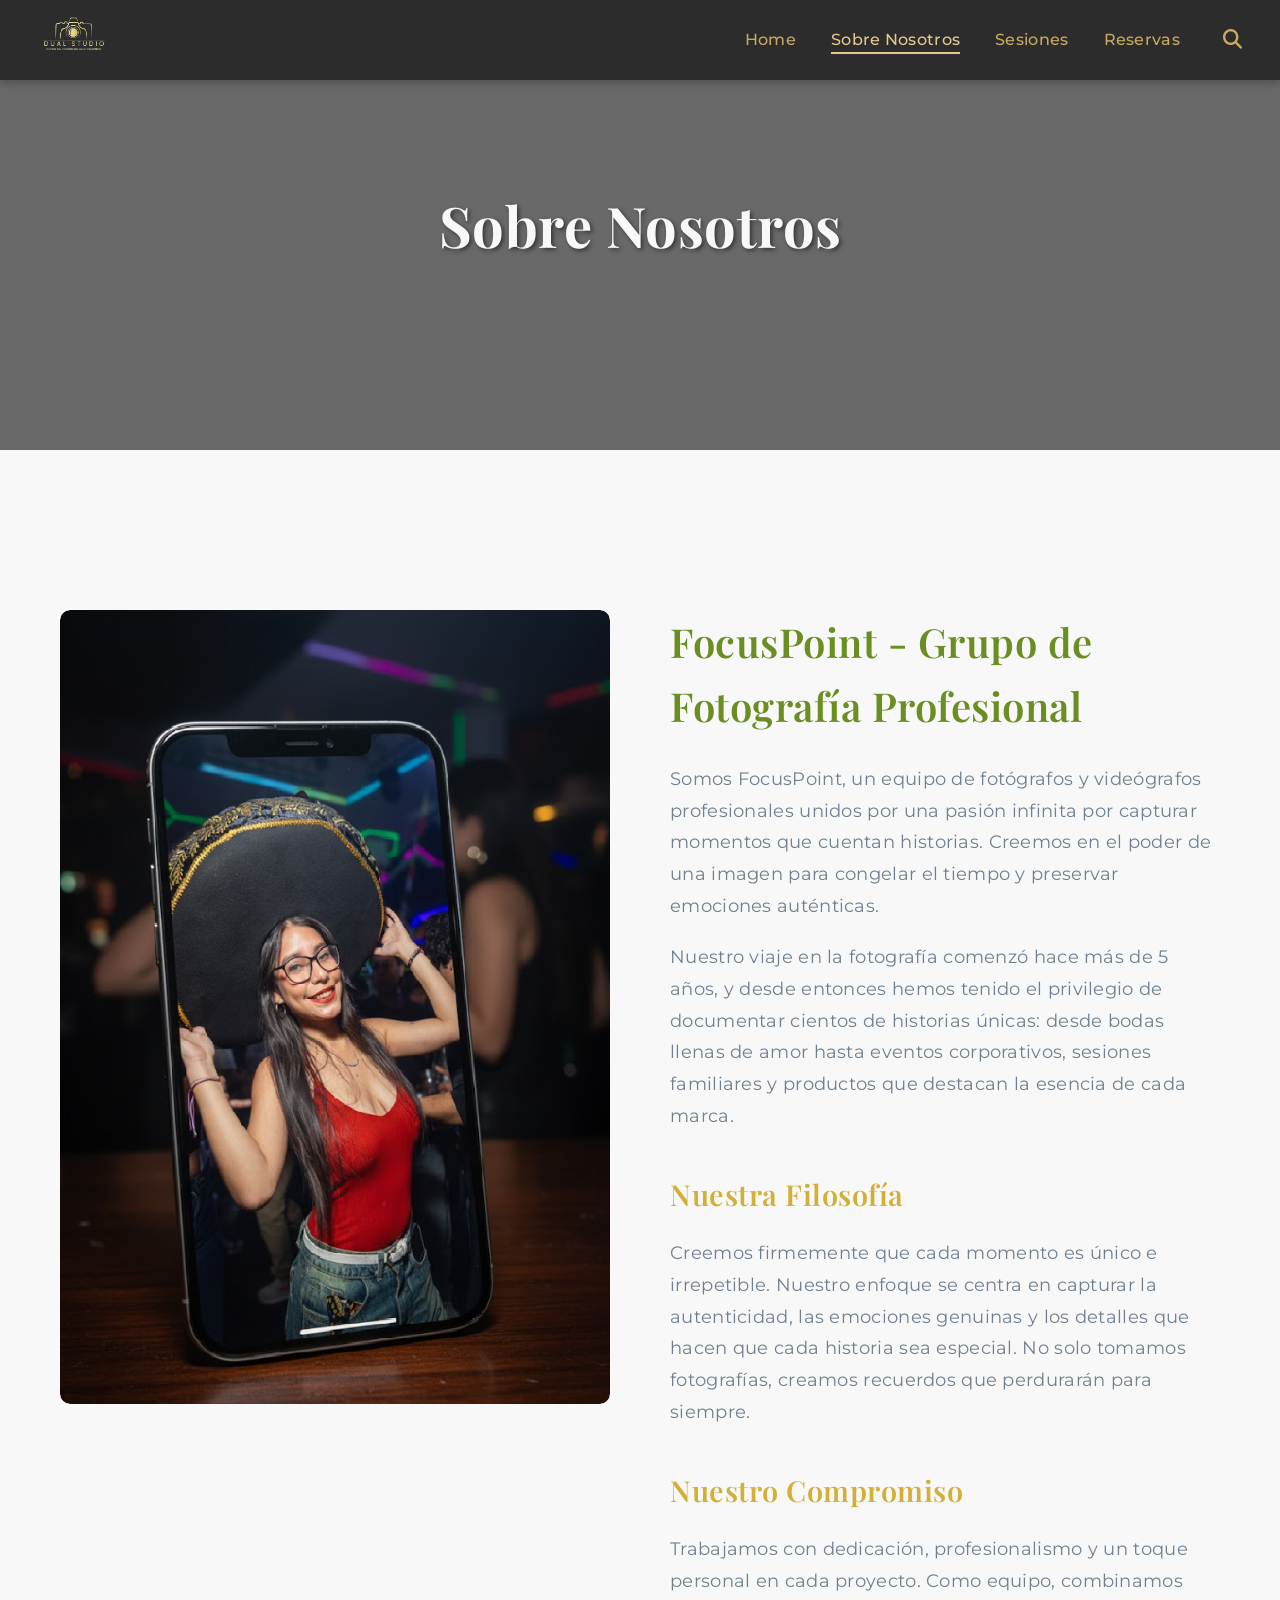
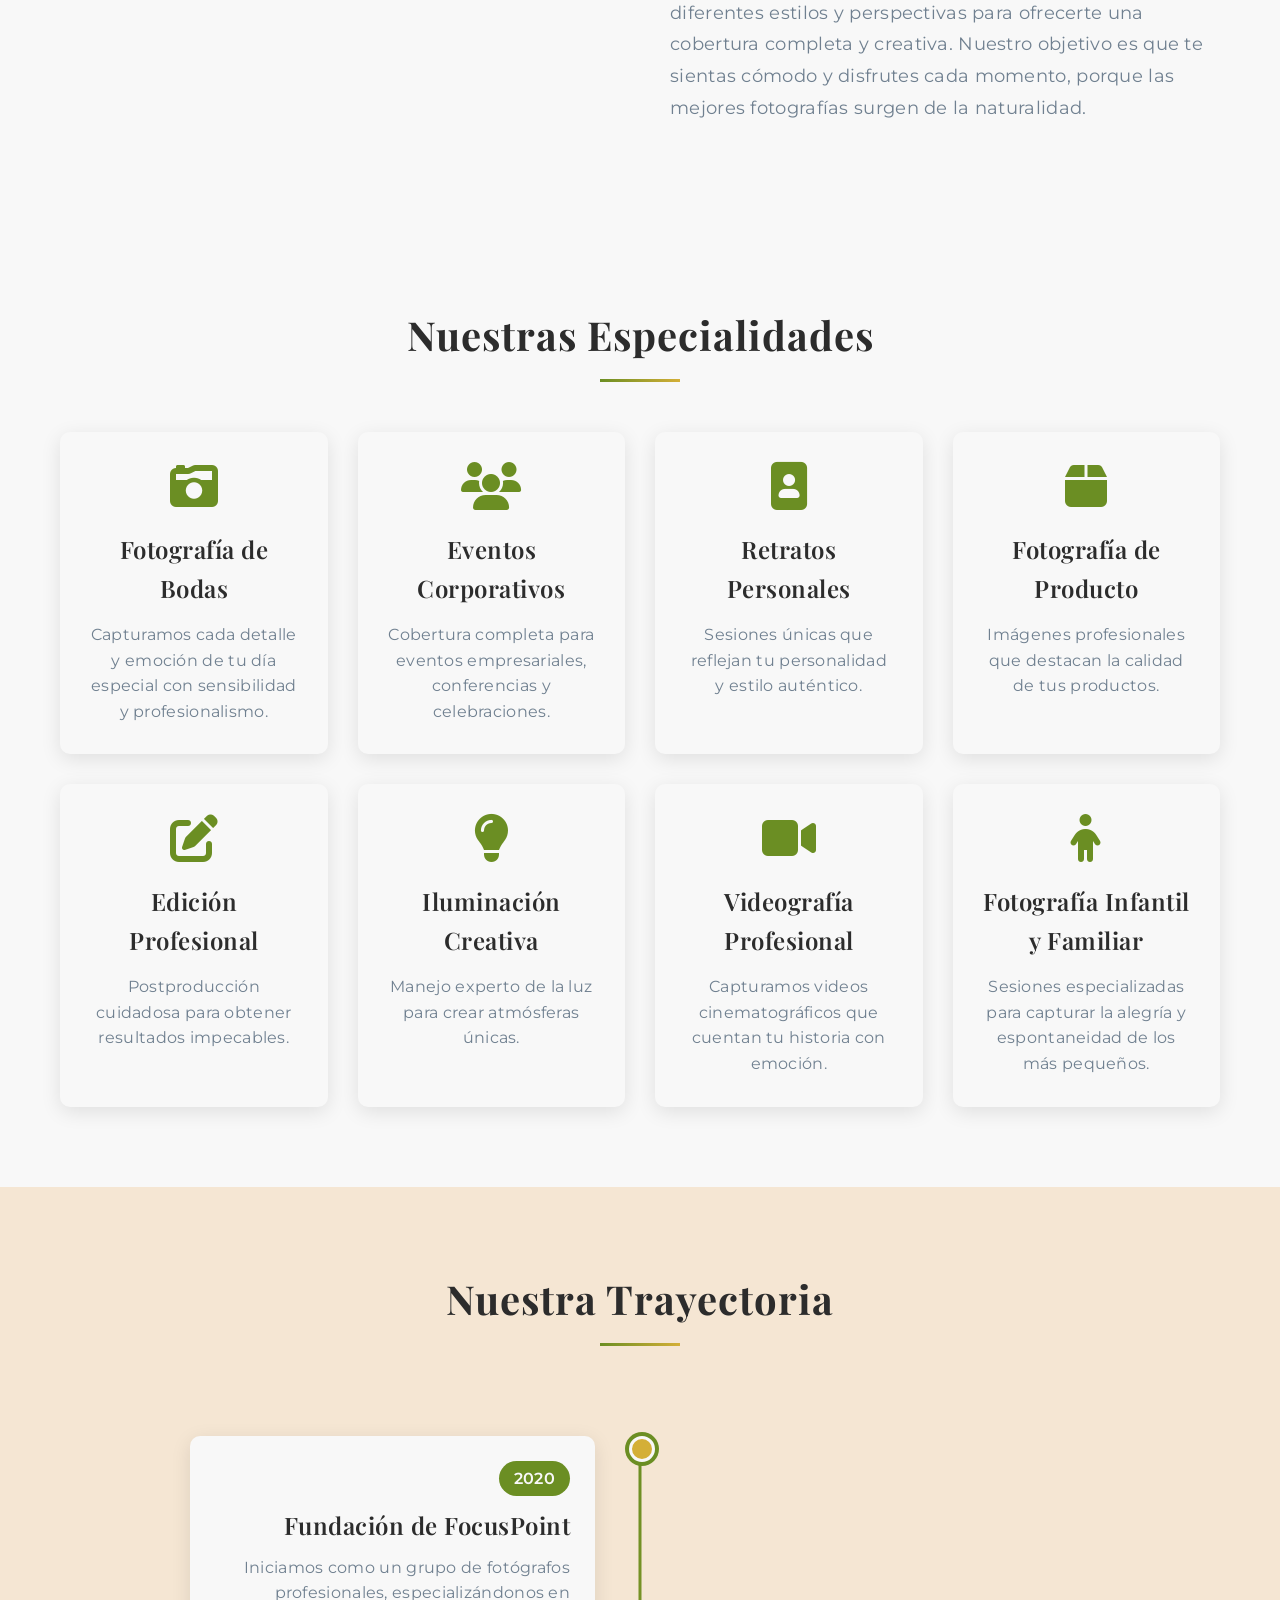
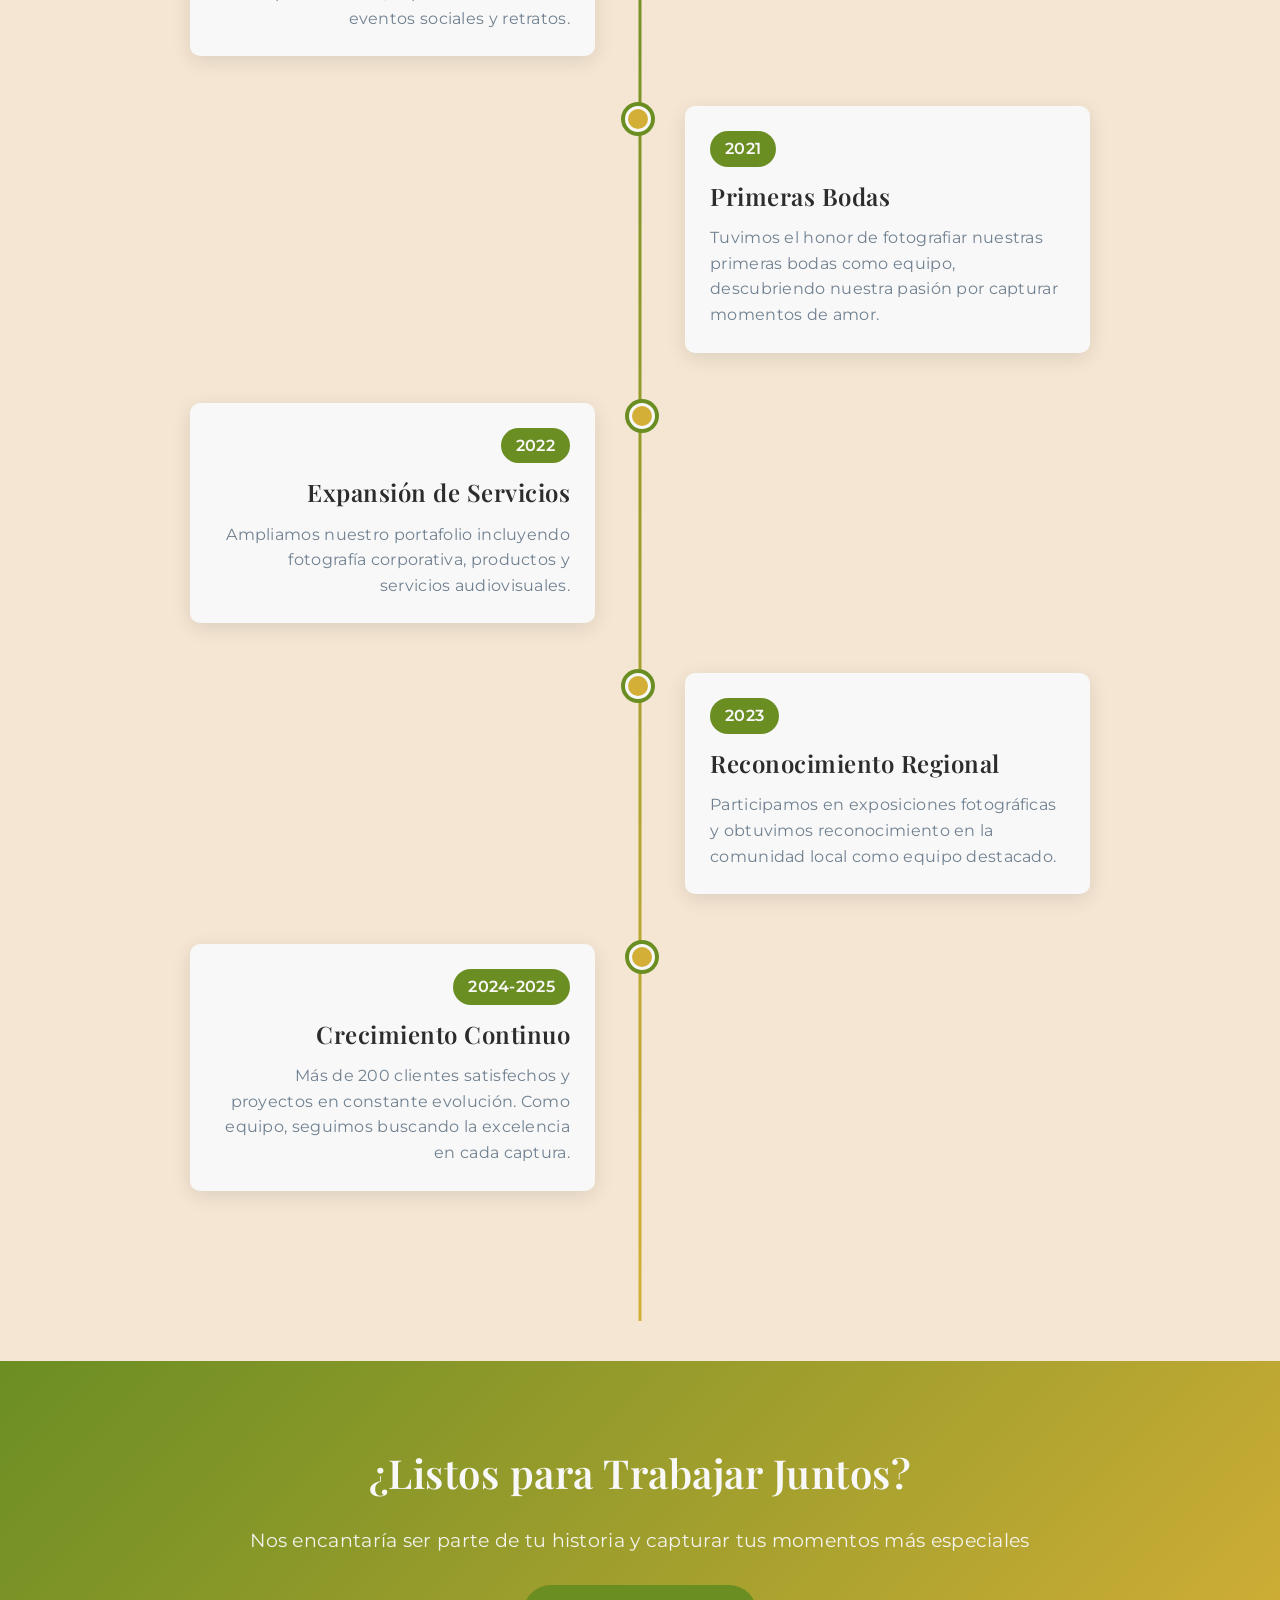
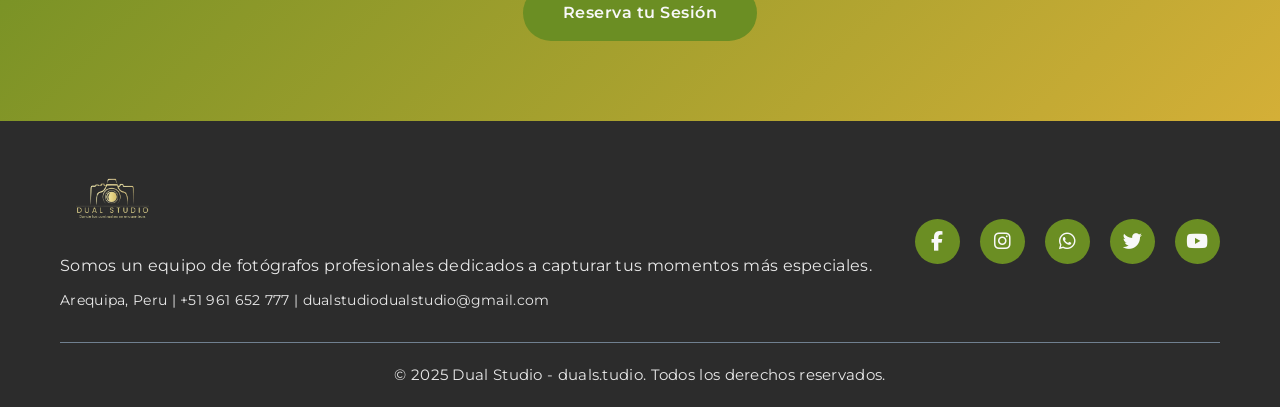
<file: html/sobre-mi.html>
<!DOCTYPE html>
<html lang="es">
<head>
    <meta charset="UTF-8">
    <meta name="viewport" content="width=device-width, initial-scale=1.0">
    <title>Sobre Nosotros - FocusPoint</title>
    <link rel="stylesheet" href="../css/general.css">
    <link rel="stylesheet" href="../css/sobre-mi.css">
    <link rel="stylesheet" href="https://cdnjs.cloudflare.com/ajax/libs/font-awesome/6.4.0/css/all.min.css">
</head>
<body>
    <!-- Navbar -->
    <nav class="navbar">
        <div class="nav-container">
            <div class="nav-logo">
                <a href="../index.html"><img src="../newlogo.png" alt="ChristianDjFoto" style="height: 50px;"></a>
            </div>
            <div class="nav-menu" id="navMenu">
                <ul class="nav-list">
                    <li class="nav-item"><a href="../index.html" class="nav-link">Home</a></li>
                    <li class="nav-item"><a href="sobre-mi.html" class="nav-link active">Sobre Nosotros</a></li>
                    <li class="nav-item"><a href="sesiones.html" class="nav-link">Sesiones</a></li>
                    <li class="nav-item"><a href="reservas.html" class="nav-link">Reservas</a></li>
                    <li class="nav-item">
                        <button class="search-btn" id="searchBtn">
                            <i class="fas fa-search"></i>
                        </button>
                    </li>
                </ul>
            </div>
            <div class="nav-toggle" id="navToggle">
                <span></span>
                <span></span>
                <span></span>
            </div>
        </div>
    </nav>

    <!-- Barra de búsqueda -->
    <div class="search-bar" id="searchBar">
        <div class="search-container">
            <input type="text" placeholder="Buscar..." class="search-input" id="searchInput">
            <button class="close-search" id="closeSearch">
                <i class="fas fa-times"></i>
            </button>
        </div>
    </div>

    <!-- Hero -->
    <section class="about-hero">
        <h1>Sobre Nosotros</h1>
    </section>

    <!-- About Content -->
    <section class="about-section">
        <div class="container">
            <div class="about-content">
                <div class="about-image">
                    <img src="../imgPhotos/fotoHomeFinal.png" alt="FocusPoint - Equipo de Fotografía">
                </div>
                <div class="about-text">
                    <h2>FocusPoint - Grupo de Fotografía Profesional</h2>
                    <p>Somos FocusPoint, un equipo de fotógrafos y videógrafos profesionales unidos por una pasión infinita por capturar momentos que cuentan historias. Creemos en el poder de una imagen para congelar el tiempo y preservar emociones auténticas.</p>
                    
                    <p>Nuestro viaje en la fotografía comenzó hace más de 5 años, y desde entonces hemos tenido el privilegio de documentar cientos de historias únicas: desde bodas llenas de amor hasta eventos corporativos, sesiones familiares y productos que destacan la esencia de cada marca.</p>

                    <h3>Nuestra Filosofía</h3>
                    <p>Creemos firmemente que cada momento es único e irrepetible. Nuestro enfoque se centra en capturar la autenticidad, las emociones genuinas y los detalles que hacen que cada historia sea especial. No solo tomamos fotografías, creamos recuerdos que perdurarán para siempre.</p>

                    <h3>Nuestro Compromiso</h3>
                    <p>Trabajamos con dedicación, profesionalismo y un toque personal en cada proyecto. Como equipo, combinamos diferentes estilos y perspectivas para ofrecerte una cobertura completa y creativa. Nuestro objetivo es que te sientas cómodo y disfrutes cada momento, porque las mejores fotografías surgen de la naturalidad.</p>
                </div>
            </div>
        </div>
    </section>

    <!-- Skills Section -->
    <section class="about-section">
        <div class="container">
            <h2 class="section-title">Nuestras Especialidades</h2>
            <div class="skills-grid">
                <div class="skill-card">
                    <i class="fas fa-camera-retro"></i>
                    <h3>Fotografía de Bodas</h3>
                    <p>Capturamos cada detalle y emoción de tu día especial con sensibilidad y profesionalismo.</p>
                </div>
                <div class="skill-card">
                    <i class="fas fa-users"></i>
                    <h3>Eventos Corporativos</h3>
                    <p>Cobertura completa para eventos empresariales, conferencias y celebraciones.</p>
                </div>
                <div class="skill-card">
                    <i class="fas fa-portrait"></i>
                    <h3>Retratos Personales</h3>
                    <p>Sesiones únicas que reflejan tu personalidad y estilo auténtico.</p>
                </div>
                <div class="skill-card">
                    <i class="fas fa-box"></i>
                    <h3>Fotografía de Producto</h3>
                    <p>Imágenes profesionales que destacan la calidad de tus productos.</p>
                </div>
                <div class="skill-card">
                    <i class="fas fa-edit"></i>
                    <h3>Edición Profesional</h3>
                    <p>Postproducción cuidadosa para obtener resultados impecables.</p>
                </div>
                <div class="skill-card">
                    <i class="fas fa-lightbulb"></i>
                    <h3>Iluminación Creativa</h3>
                    <p>Manejo experto de la luz para crear atmósferas únicas.</p>
                </div>
                <div class="skill-card">
                    <i class="fas fa-video"></i>
                    <h3>Videografía Profesional</h3>
                    <p>Capturamos videos cinematográficos que cuentan tu historia con emoción.</p>
                </div>
                <div class="skill-card">
                    <i class="fas fa-child"></i>
                    <h3>Fotografía Infantil y Familiar</h3>
                    <p>Sesiones especializadas para capturar la alegría y espontaneidad de los más pequeños.</p>
                </div>
            </div>
        </div>
    </section>

    <!-- Experience Timeline -->
    <section class="experience-section">
        <div class="container">
            <h2 class="section-title">Nuestra Trayectoria</h2>
            <div class="timeline">
                <div class="timeline-item">
                    <div class="timeline-content">
                        <span class="timeline-year">2020</span>
                        <h3>Fundación de FocusPoint</h3>
                        <p>Iniciamos como un grupo de fotógrafos profesionales, especializándonos en eventos sociales y retratos.</p>
                    </div>
                </div>
                <div class="timeline-item">
                    <div class="timeline-content">
                        <span class="timeline-year">2021</span>
                        <h3>Primeras Bodas</h3>
                        <p>Tuvimos el honor de fotografiar nuestras primeras bodas como equipo, descubriendo nuestra pasión por capturar momentos de amor.</p>
                    </div>
                </div>
                <div class="timeline-item">
                    <div class="timeline-content">
                        <span class="timeline-year">2022</span>
                        <h3>Expansión de Servicios</h3>
                        <p>Ampliamos nuestro portafolio incluyendo fotografía corporativa, productos y servicios audiovisuales.</p>
                    </div>
                </div>
                <div class="timeline-item">
                    <div class="timeline-content">
                        <span class="timeline-year">2023</span>
                        <h3>Reconocimiento Regional</h3>
                        <p>Participamos en exposiciones fotográficas y obtuvimos reconocimiento en la comunidad local como equipo destacado.</p>
                    </div>
                </div>
                <div class="timeline-item">
                    <div class="timeline-content">
                        <span class="timeline-year">2024-2025</span>
                        <h3>Crecimiento Continuo</h3>
                        <p>Más de 200 clientes satisfechos y proyectos en constante evolución. Como equipo, seguimos buscando la excelencia en cada captura.</p>
                    </div>
                </div>
            </div>
        </div>
    </section>

    <!-- CTA -->
    <section class="cta-about">
        <div class="container">
            <h2>¿Listos para Trabajar Juntos?</h2>
            <p>Nos encantaría ser parte de tu historia y capturar tus momentos más especiales</p>
            <a href="reservas.html" class="btn-primary">Reserva tu Sesión</a>
        </div>
    </section>

    <!-- Footer -->
    <footer class="footer">
        <div class="container">
            <div class="footer-content">
                <div class="footer-brand">
                    <a href="../index.html">
                        <img src="../newlogo.png" alt="FocusPoint" style="height: 60px; margin-bottom: 15px; cursor: pointer;">
                    </a>
                    <p>Somos un equipo de fotógrafos profesionales dedicados a capturar tus momentos más especiales.</p>
                    <p style="margin-top: 10px; font-size: 0.9rem;">Arequipa, Peru | +51 961 652 777 | dualstudiodualstudio@gmail.com</p>
                </div>
                <div class="footer-social">
                    <a href="https://www.facebook.com/profile.php?id=61583271844563" target="_blank" rel="noopener noreferrer" class="social-link" aria-label="Facebook">
                        <i class="fab fa-facebook-f"></i>
                    </a>
                    <a href="https://www.instagram.com/duals.tudio?igsh=dmptMXRlbDA5NDgw" target="_blank" rel="noopener noreferrer" class="social-link" aria-label="Instagram">
                        <i class="fab fa-instagram"></i>
                    </a>
                    <a href="https://wa.me/" target="_blank" rel="noopener noreferrer" class="social-link" aria-label="WhatsApp">
                        <i class="fab fa-whatsapp"></i>
                    </a>
                    <a href="https://twitter.com/" target="_blank" rel="noopener noreferrer" class="social-link" aria-label="Twitter">
                        <i class="fab fa-twitter"></i>
                    </a>
                    <a href="https://www.youtube.com/" target="_blank" rel="noopener noreferrer" class="social-link" aria-label="YouTube">
                        <i class="fab fa-youtube"></i>
                    </a>
                </div>
            </div>
            <div class="footer-bottom">
                <p>&copy; 2025 Dual Studio - duals.tudio. Todos los derechos reservados.</p>
            </div>
        </div>
    </footer>

    <script src="../js/general.js"></script>
    <script src="../js/sobre-mi.js"></script>
</body>
</html>
</file>
<file: css/general.css>
/* Importar fuentes elegantes de Google Fonts */
@import url('https://fonts.googleapis.com/css2?family=Playfair+Display:wght@400;500;600;700;800&family=Montserrat:wght@300;400;500;600;700&family=Cormorant+Garamond:wght@300;400;500;600;700&display=swap');

/* Variables de colores */
:root {
  --color-principal: #2C2C2C;
  /* Negro Carbón */
  --color-base: #F8F8F8;
  /* Blanco Planfil */
  --color-acento: #6B8E23;
  /* Verde Oliva Suave */
  --color-detalle: #D4AF37;
  /* Dorado Suave */
  --color-apoyo: #F5E6D3;
  /* Arena Claro */
  --color-neutro: #E8E8E8;
  /* Gris Perla Claro */
  --color-contraste: #708090;
  /* Verde Grisáceo */

  /* Fuentes */
  --font-heading: 'Playfair Display', serif;
  /* Títulos elegantes */
  --font-body: 'Montserrat', sans-serif;
  /* Cuerpo de texto */
  --font-accent: 'Cormorant Garamond', serif;
  /* Texto decorativo */
}

/* Reset y estilos base */
* {
  margin: 0;
  padding: 0;
  box-sizing: border-box;
}

html {
  scroll-behavior: smooth;
}

body {
  font-family: var(--font-body);
  background-color: var(--color-base);
  color: var(--color-principal);
  line-height: 1.6;
  overflow-x: hidden;
  padding-top: 80px;
  font-weight: 400;
  letter-spacing: 0.3px;
}

.container {
  max-width: 1200px;
  margin: 0 auto;
  padding: 0 20px;
}

/* Utilidades generales */
.section-title {
  text-align: center;
  font-size: 2.5rem;
  margin-bottom: 50px;
  color: var(--color-principal);
  position: relative;
  padding-bottom: 15px;
  font-family: var(--font-heading);
  font-weight: 700;
  letter-spacing: 1px;
}

.section-title::after {
  content: '';
  position: absolute;
  bottom: 0;
  left: 50%;
  transform: translateX(-50%);
  width: 80px;
  height: 3px;
  background: linear-gradient(to right, var(--color-acento), var(--color-detalle));
}

/* Títulos con fuente elegante */
h1,
h2,
h3,
h4,
h5,
h6 {
  font-family: var(--font-heading);
  font-weight: 600;
  letter-spacing: 0.5px;
}

/* Botones generales */
.btn-primary,
.btn-secondary {
  display: inline-block;
  padding: 15px 40px;
  text-decoration: none;
  border-radius: 30px;
  font-weight: 600;
  transition: all 0.3s ease;
  border: none;
  cursor: pointer;
  font-size: 1rem;
  font-family: var(--font-body);
  letter-spacing: 0.5px;
}

.btn-primary {
  background-color: var(--color-acento);
  color: var(--color-base);
}

.btn-primary:hover {
  background-color: var(--color-detalle);
  transform: translateY(-3px);
  box-shadow: 0 10px 20px rgba(0, 0, 0, 0.2);
}

.btn-secondary {
  background-color: transparent;
  color: var(--color-acento);
  border: 2px solid var(--color-acento);
}

.btn-secondary:hover {
  background-color: var(--color-acento);
  color: var(--color-base);
}

/* Navbar */
.navbar {
  position: fixed;
  top: 0;
  width: 100%;
  background-color: #2C2C2C;
  box-shadow: 0 2px 10px rgba(0, 0, 0, 0.3);
  z-index: 1000;
  transition: all 0.3s ease;
}

.navbar.scrolled {
  background-color: rgba(44, 44, 44, 0.95);
  backdrop-filter: blur(10px);
}

.nav-container {
  max-width: 1400px;
  margin: 0 auto;
  padding: 0 30px;
  display: flex;
  justify-content: space-between;
  align-items: center;
  height: 80px;
}

.nav-logo h1 {
  font-size: 1.8rem;
  color: var(--color-acento);
  font-weight: 700;
  letter-spacing: 1px;
  font-family: var(--font-heading);
}

.nav-logo a {
  text-decoration: none;
  color: inherit;
}

.nav-list {
  display: flex;
  list-style: none;
  align-items: center;
  gap: 35px;
}

.nav-link {
  text-decoration: none;
  color: #C9A961;
  font-weight: 500;
  font-size: 1rem;
  transition: all 0.3s ease;
  position: relative;
  font-family: var(--font-body);
}

.nav-link::after {
  content: '';
  position: absolute;
  bottom: -5px;
  left: 0;
  width: 0;
  height: 2px;
  background-color: #E5C88A;
  transition: width 0.3s ease;
}

.nav-link:hover::after,
.nav-link.active::after {
  width: 100%;
}

.nav-link:hover,
.nav-link.active {
  color: #E5C88A;
}

.search-btn {
  background: none;
  border: none;
  color: #C9A961;
  font-size: 1.2rem;
  cursor: pointer;
  transition: all 0.3s ease;
  padding: 8px;
}

.search-btn:hover {
  color: #E5C88A;
  transform: scale(1.1);
}

.nav-toggle {
  display: none;
  flex-direction: column;
  cursor: pointer;
  gap: 5px;
}

.nav-toggle span {
  width: 25px;
  height: 3px;
  background-color: #C9A961;
  transition: all 0.3s ease;
}

/* Barra de búsqueda */
.search-bar {
  position: fixed;
  top: -100px;
  left: 0;
  width: 100%;
  background-color: var(--color-acento);
  padding: 20px 0;
  z-index: 999;
  transition: top 0.4s ease;
}

.search-bar.active {
  top: 80px;
}

.search-container {
  max-width: 1400px;
  margin: 0 auto;
  padding: 0 30px;
  display: flex;
  align-items: center;
  gap: 15px;
}

.search-input {
  flex: 1;
  padding: 12px 20px;
  border: none;
  border-radius: 30px;
  font-size: 1rem;
  background-color: var(--color-base);
  color: var(--color-principal);
  font-family: var(--font-body);
}

.search-input:focus {
  outline: 2px solid var(--color-detalle);
}

.close-search {
  background: none;
  border: none;
  color: var(--color-base);
  font-size: 1.5rem;
  cursor: pointer;
  padding: 8px;
  transition: transform 0.3s ease;
}

.close-search:hover {
  transform: rotate(90deg);
}

/* Footer */
.footer {
  background-color: var(--color-principal);
  color: var(--color-base);
  padding: 50px 0 20px;
  margin-top: 0;
}

.footer-content {
  display: flex;
  justify-content: space-between;
  align-items: center;
  margin-bottom: 30px;
  flex-wrap: wrap;
  gap: 30px;
}

.footer-brand h3 {
  color: var(--color-detalle);
  font-size: 1.8rem;
  margin-bottom: 10px;
  font-family: var(--font-heading);
}

.footer-brand p {
  color: var(--color-neutro);
  font-family: var(--font-body);
}

.footer-social {
  display: flex;
  gap: 20px;
}

.social-link {
  display: flex;
  align-items: center;
  justify-content: center;
  width: 45px;
  height: 45px;
  background-color: var(--color-acento);
  color: var(--color-base);
  border-radius: 50%;
  text-decoration: none;
  font-size: 1.2rem;
  transition: all 0.3s ease;
}

.social-link:hover {
  background-color: var(--color-detalle);
  transform: translateY(-5px);
}

.footer-bottom {
  text-align: center;
  padding-top: 20px;
  border-top: 1px solid var(--color-contraste);
  color: var(--color-neutro);
  font-family: var(--font-body);
  font-size: 0.95rem;
}

/* Animaciones generales */
@keyframes fadeInUp {
  from {
    opacity: 0;
    transform: translateY(30px);
  }

  to {
    opacity: 1;
    transform: translateY(0);
  }
}

@keyframes fadeIn {
  from {
    opacity: 0;
  }

  to {
    opacity: 1;
  }
}

/* Responsive general */
@media (max-width: 768px) {
  .nav-toggle {
    display: flex;
  }

  .nav-menu {
    position: fixed;
    top: 80px;
    left: -100%;
    width: 100%;
    height: calc(100vh - 80px);
    background-color: var(--color-base);
    transition: left 0.3s ease;
    padding: 30px;
  }

  .nav-menu.active {
    left: 0;
  }

  .nav-list {
    flex-direction: column;
    gap: 25px;
  }

  .section-title {
    font-size: 2rem;
  }

  .footer-content {
    flex-direction: column;
    text-align: center;
  }

  .nav-logo h1 {
    font-size: 1.4rem;
  }
}

@media (max-width: 480px) {
  .section-title {
    font-size: 1.8rem;
  }

  body {
    font-size: 0.95rem;
  }
}
</file>
<file: css/home.css>
/* Estilos específicos para la página Home */

/* Hero Section */
.hero {
  height: 100vh;
  display: flex;
  align-items: center;
  justify-content: center;
  background: linear-gradient(rgba(44, 44, 44, 0.5), rgba(44, 44, 44, 0.5)),
              url('https://images.unsplash.com/photo-1554048612-b6a482bc67e5?w=1600') center/cover no-repeat;
  text-align: center;
  color: var(--color-base);
  margin-top: -80px;
}

.hero-content {
  max-width: 800px;
  padding: 0 20px;
  animation: fadeInUp 1s ease;
}

.hero-title {
  font-size: 3.5rem;
  margin-bottom: 20px;
  font-weight: 700;
  text-shadow: 2px 2px 4px rgba(0, 0, 0, 0.5);
}

.hero-subtitle {
  font-size: 1.3rem;
  margin-bottom: 30px;
  color: var(--color-neutro);
}

/* Preview sections */
.preview-section {
  padding: 80px 0;
}

.preview-section:nth-child(even) {
  background-color: var(--color-apoyo);
}

.preview-content {
  display: grid;
  grid-template-columns: 1fr 1fr;
  gap: 60px;
  align-items: center;
}

.preview-text h3 {
  font-size: 2.2rem;
  color: var(--color-acento);
  margin-bottom: 20px;
}

.preview-text p {
  font-size: 1.1rem;
  color: var(--color-contraste);
  margin-bottom: 25px;
  line-height: 1.8;
}

.preview-image {
  overflow: hidden;
  border-radius: 10px;
}

.preview-image img {
  width: 100%;
  height: auto;
  border-radius: 10px;
  box-shadow: 0 10px 30px rgba(0, 0, 0, 0.2);
  transition: transform 0.5s ease;
}

.preview-image:hover img {
  transform: scale(1.05);
}

/* Gallery preview */
.gallery-preview {
  display: grid;
  grid-template-columns: repeat(auto-fit, minmax(300px, 1fr));
  gap: 30px;
  margin-top: 40px;
}

.gallery-item {
  overflow: hidden;
  border-radius: 10px;
  box-shadow: 0 5px 20px rgba(0, 0, 0, 0.1);
  transition: transform 0.3s ease;
}

.gallery-item:hover {
  transform: translateY(-10px);
}

.gallery-item img {
  width: 100%;
  height: 300px;
  object-fit: cover;
  display: block;
}

/* CTA Section */
.cta-section {
  background: linear-gradient(135deg, var(--color-acento) 0%, var(--color-detalle) 100%);
  padding: 80px 0;
  text-align: center;
  color: var(--color-base);
}

.cta-section h2 {
  font-size: 2.5rem;
  margin-bottom: 20px;
}

.cta-section p {
  font-size: 1.2rem;
  margin-bottom: 30px;
  opacity: 0.95;
}

.cta-section .btn-primary {
  background-color: var(--color-base);
  color: var(--color-acento);
  font-size: 1.1rem;
  padding: 18px 50px;
}

.cta-section .btn-primary:hover {
  background-color: var(--color-neutro);
  transform: translateY(-5px);
}

/* Responsive */
@media (max-width: 768px) {
  .hero-title {
    font-size: 2.5rem;
  }

  .hero-subtitle {
    font-size: 1.1rem;
  }

  .preview-content {
    grid-template-columns: 1fr;
    gap: 40px;
  }

  .gallery-preview {
    grid-template-columns: 1fr;
  }

  .cta-section h2 {
    font-size: 2rem;
  }
}

@media (max-width: 480px) {
  .hero-title {
    font-size: 2rem;
  }

  .preview-text h3 {
    font-size: 1.8rem;
  }
}
</file>
<file: css/reservas.css>
/* Estilos específicos para la página Reservas */

.reservas-hero {
  height: 50vh;
  background: linear-gradient(rgba(0, 0, 0, 0.6), rgba(44, 44, 44, 0.7)),
              url('https://images.unsplash.com/photo-1452587925148-ce544e77e70d?w=1600') center/cover no-repeat;
  display: flex;
  align-items: center;
  justify-content: center;
  text-align: center;
  color: var(--color-base);
  margin-top: -80px;
  margin-bottom: 80px;
}

.reservas-hero h1 {
  font-size: 3.5rem;
  font-weight: 700;
  text-shadow: 2px 2px 4px rgba(0, 0, 0, 0.5);
  animation: fadeInUp 1s ease;
}

.reservas-hero p {
  font-size: 1.3rem;
  margin-top: 15px;
}

/* Formulario de reservas */
.reservas-section {
  padding: 80px 0;
}

.reservas-container {
  display: grid;
  grid-template-columns: 1fr 1fr;
  gap: 60px;
  align-items: start;
}

/* Info de contacto */
.contact-info {
  background: linear-gradient(135deg, var(--color-acento) 0%, var(--color-detalle) 100%);
  padding: 50px;
  border-radius: 15px;
  color: var(--color-base);
  position: sticky;
  top: 100px;
}

.contact-info h2 {
  font-size: 2.2rem;
  margin-bottom: 25px;
}

.contact-info p {
  font-size: 1.1rem;
  margin-bottom: 35px;
  opacity: 0.95;
}

.contact-item {
  display: flex;
  align-items: center;
  gap: 20px;
  margin-bottom: 25px;
  padding: 20px;
  background-color: rgba(255, 255, 255, 0.1);
  border-radius: 10px;
  transition: all 0.3s ease;
}

.contact-item:hover {
  background-color: rgba(255, 255, 255, 0.2);
  transform: translateX(10px);
}

.contact-icon {
  width: 50px;
  height: 50px;
  background-color: rgba(255, 255, 255, 0.2);
  border-radius: 50%;
  display: flex;
  align-items: center;
  justify-content: center;
  font-size: 1.5rem;
}

.contact-text h3 {
  font-size: 1.2rem;
  margin-bottom: 5px;
}

.contact-text p {
  margin: 0;
  opacity: 0.9;
}

.contact-text a {
  color: var(--color-base);
  text-decoration: none;
  transition: opacity 0.3s ease;
}

.contact-text a:hover {
  opacity: 0.8;
}

.social-contact {
  margin-top: 40px;
  padding-top: 30px;
  border-top: 1px solid rgba(255, 255, 255, 0.3);
}

.social-contact h3 {
  font-size: 1.3rem;
  margin-bottom: 20px;
}

.social-links-contact {
  display: flex;
  gap: 15px;
}

.social-links-contact a {
  width: 50px;
  height: 50px;
  background-color: rgba(255, 255, 255, 0.2);
  color: var(--color-base);
  border-radius: 50%;
  display: flex;
  align-items: center;
  justify-content: center;
  font-size: 1.3rem;
  transition: all 0.3s ease;
}

.social-links-contact a:hover {
  background-color: var(--color-base);
  color: var(--color-acento);
  transform: translateY(-5px);
}

/* Formulario */
.reservation-form-container {
  background-color: var(--color-base);
  padding: 50px;
  border-radius: 15px;
  box-shadow: 0 10px 40px rgba(0, 0, 0, 0.1);
}

.reservation-form-container h2 {
  font-size: 2.2rem;
  color: var(--color-acento);
  margin-bottom: 30px;
}

.form-grid {
  display: grid;
  grid-template-columns: 1fr 1fr;
  gap: 25px;
  margin-bottom: 25px;
}

.form-group {
  margin-bottom: 25px;
}

.form-group.full-width {
  grid-column: 1 / -1;
}

.form-group label {
  display: block;
  margin-bottom: 8px;
  color: var(--color-principal);
  font-weight: 600;
  font-size: 0.95rem;
}

.form-group label .required {
  color: #e74c3c;
}

.form-group input,
.form-group select,
.form-group textarea {
  width: 100%;
  padding: 15px;
  border: 2px solid var(--color-neutro);
  border-radius: 8px;
  font-size: 1rem;
  font-family: inherit;
  transition: all 0.3s ease;
  background-color: var(--color-base);
}

.form-group input:focus,
.form-group select:focus,
.form-group textarea:focus {
  outline: none;
  border-color: var(--color-acento);
  box-shadow: 0 0 0 3px rgba(107, 142, 35, 0.1);
}

.form-group input:invalid:not(:placeholder-shown) {
  border-color: #e74c3c;
}

.form-group input:valid:not(:placeholder-shown) {
  border-color: #27ae60;
}

.form-group textarea {
  resize: vertical;
  min-height: 120px;
}

.checkbox-group {
  display: flex;
  align-items: center;
  gap: 10px;
}

.checkbox-group input[type="checkbox"] {
  width: auto;
  cursor: pointer;
}

.checkbox-group label {
  margin: 0;
  font-weight: 400;
  cursor: pointer;
}

.form-submit {
  width: 100%;
  padding: 18px 40px;
  background-color: var(--color-acento);
  color: var(--color-base);
  border: none;
  border-radius: 30px;
  font-size: 1.1rem;
  font-weight: 600;
  cursor: pointer;
  transition: all 0.3s ease;
}

.form-submit:hover {
  background-color: var(--color-detalle);
  transform: translateY(-3px);
  box-shadow: 0 10px 30px rgba(0, 0, 0, 0.2);
}

.form-submit:disabled {
  background-color: var(--color-neutro);
  cursor: not-allowed;
  transform: none;
}

/* Mensaje de éxito */
.success-message {
  display: none;
  background-color: #d4edda;
  border: 2px solid #28a745;
  color: #155724;
  padding: 20px;
  border-radius: 10px;
  margin-top: 20px;
  text-align: center;
  animation: fadeIn 0.5s ease;
}

.success-message.show {
  display: block;
}

.success-message i {
  font-size: 3rem;
  margin-bottom: 10px;
  color: #28a745;
}

.success-message h3 {
  font-size: 1.5rem;
  margin-bottom: 10px;
}

/* FAQ Section */
.faq-section {
  background-color: var(--color-apoyo);
  padding: 80px 0;
}

.faq-container {
  max-width: 900px;
  margin: 0 auto;
}

.faq-item {
  background-color: var(--color-base);
  margin-bottom: 20px;
  border-radius: 10px;
  overflow: hidden;
  box-shadow: 0 3px 15px rgba(0, 0, 0, 0.05);
}

.faq-question {
  width: 100%;
  padding: 25px;
  background-color: var(--color-base);
  border: none;
  text-align: left;
  cursor: pointer;
  display: flex;
  justify-content: space-between;
  align-items: center;
  font-size: 1.1rem;
  font-weight: 600;
  color: var(--color-principal);
  transition: all 0.3s ease;
}

.faq-question:hover {
  background-color: var(--color-neutro);
}

.faq-question i {
  color: var(--color-acento);
  transition: transform 0.3s ease;
}

.faq-question.active i {
  transform: rotate(180deg);
}

.faq-answer {
  max-height: 0;
  overflow: hidden;
  transition: max-height 0.3s ease;
  padding: 0 25px;
}

.faq-answer.show {
  max-height: 500px;
  padding: 0 25px 25px 25px;
}

.faq-answer p {
  color: var(--color-contraste);
  line-height: 1.7;
}

/* Responsive */
@media (max-width: 768px) {
  .reservas-hero h1 {
    font-size: 2.5rem;
  }

  .reservas-container {
    grid-template-columns: 1fr;
    gap: 40px;
  }

  .contact-info {
    position: relative;
    top: 0;
  }

  .reservation-form-container {
    padding: 30px 20px;
  }

  .form-grid {
    grid-template-columns: 1fr;
  }

  .contact-item {
    padding: 15px;
  }
}

@media (max-width: 480px) {
  .reservas-hero h1 {
    font-size: 2rem;
  }

  .contact-info {
    padding: 30px 20px;
  }

  .reservation-form-container h2 {
    font-size: 1.8rem;
  }
}
</file>
<file: css/sesiones.css>
/* Estilos específicos para la página Sesiones */

.sesiones-hero {
  height: 50vh;
  background: linear-gradient(rgba(44, 44, 44, 0.7), rgba(44, 44, 44, 0.7)),
              url('https://images.unsplash.com/photo-1519741497674-611481863552?w=1600') center/cover no-repeat;
  display: flex;
  align-items: center;
  justify-content: center;
  text-align: center;
  color: var(--color-base);
  margin-top: -80px;
  margin-bottom: 80px;
}

.sesiones-hero h1 {
  font-size: 3.5rem;
  font-weight: 700;
  text-shadow: 2px 2px 4px rgba(0, 0, 0, 0.5);
  animation: fadeInUp 1s ease;
}

.sesiones-hero p {
  font-size: 1.3rem;
  margin-top: 15px;
  color: var(--color-neutro);
}

/* Sesiones Grid */
.sesiones-section {
  padding: 80px 0;
}

.sesiones-grid {
  display: grid;
  grid-template-columns: repeat(auto-fit, minmax(350px, 1fr));
  gap: 40px;
  margin-top: 50px;
}

.sesion-card {
  background-color: var(--color-base);
  border-radius: 10px;
  overflow: hidden;
  box-shadow: 0 5px 20px rgba(0, 0, 0, 0.1);
  transition: all 0.3s ease;
  position: relative;
}

.sesion-card:hover {
  transform: translateY(-10px);
  box-shadow: 0 15px 40px rgba(0, 0, 0, 0.2);
}

.sesion-image {
  overflow: hidden;
  height: 350px;
  position: relative;
}

.sesion-image img {
  width: 100%;
  height: 100%;
  object-fit: cover;
  transition: transform 0.5s ease;
  will-change: transform;
}

.sesion-card:hover .sesion-image img {
  transform: scale(1.1);
}

.sesion-badge {
  position: absolute;
  top: 20px;
  right: 20px;
  background-color: var(--color-detalle);
  color: var(--color-base);
  padding: 8px 20px;
  border-radius: 20px;
  font-weight: 600;
  font-size: 0.9rem;
  z-index: 1;
}

.sesion-info {
  padding: 35px;
}

.sesion-info h3 {
  font-size: 1.8rem;
  color: var(--color-acento);
  margin-bottom: 15px;
}

.sesion-info p {
  color: var(--color-contraste);
  margin-bottom: 20px;
  line-height: 1.7;
}

.sesion-features {
  list-style: none;
  margin-bottom: 25px;
}

.sesion-features li {
  padding: 8px 0;
  color: var(--color-principal);
  display: flex;
  align-items: center;
  gap: 10px;
}

.sesion-features li i {
  color: var(--color-acento);
  font-size: 1.1rem;
}

.sesion-price {
  display: flex;
  justify-content: space-between;
  align-items: center;
  padding-top: 20px;
  border-top: 2px solid var(--color-neutro);
}

.price-tag {
  font-size: 1.8rem;
  font-weight: 700;
  color: var(--color-detalle);
}

.price-tag span {
  font-size: 1rem;
  color: var(--color-contraste);
  font-weight: 400;
}

/* Galería de ejemplos */
.gallery-section {
  background-color: var(--color-apoyo);
  padding: 80px 0;
}

.gallery-tabs {
  display: flex;
  justify-content: center;
  gap: 20px;
  margin-bottom: 50px;
  flex-wrap: wrap;
}

.tab-btn {
  padding: 12px 30px;
  background-color: var(--color-base);
  border: 2px solid var(--color-acento);
  color: var(--color-acento);
  border-radius: 30px;
  cursor: pointer;
  font-weight: 600;
  transition: all 0.3s ease;
  font-size: 1rem;
}

.tab-btn:hover,
.tab-btn.active {
  background-color: var(--color-acento);
  color: var(--color-base);
}

.gallery-grid {
  display: grid;
  grid-template-columns: repeat(auto-fill, minmax(300px, 1fr));
  gap: 20px;
}

.gallery-item {
  overflow: hidden;
  border-radius: 10px;
  box-shadow: 0 5px 20px rgba(0, 0, 0, 0.1);
  cursor: pointer;
  position: relative;
  height: 350px;
}

.gallery-item img {
  width: 100%;
  height: 100%;
  object-fit: cover;
  transition: transform 0.5s ease;
}

.gallery-item:hover img {
  transform: scale(1.1);
}

.gallery-overlay {
  position: absolute;
  top: 0;
  left: 0;
  width: 100%;
  height: 100%;
  background: linear-gradient(to top, rgba(0,0,0,0.7), transparent);
  display: flex;
  align-items: flex-end;
  padding: 20px;
  opacity: 0;
  transition: opacity 0.3s ease;
}

.gallery-item:hover .gallery-overlay {
  opacity: 1;
}

.gallery-overlay p {
  color: var(--color-base);
  font-weight: 600;
  font-size: 1.1rem;
}

/* Paquetes especiales */
.packages-section {
  padding: 80px 0;
}

.packages-grid {
  display: grid;
  grid-template-columns: repeat(auto-fit, minmax(320px, 1fr));
  gap: 30px;
  margin-top: 50px;
}

.package-card {
  background-color: var(--color-base);
  border: 3px solid var(--color-neutro);
  border-radius: 15px;
  padding: 40px 30px;
  text-align: center;
  transition: all 0.3s ease;
  position: relative;
}

.package-card.featured {
  border-color: var(--color-detalle);
  transform: scale(1.05);
  box-shadow: 0 15px 40px rgba(0, 0, 0, 0.15);
}

.package-card.featured .popular-badge {
  position: absolute;
  top: -15px;
  left: 50%;
  transform: translateX(-50%);
  background-color: var(--color-detalle);
  color: var(--color-base);
  padding: 5px 25px;
  border-radius: 20px;
  font-weight: 700;
  font-size: 0.9rem;
}

.package-card:hover {
  border-color: var(--color-acento);
  box-shadow: 0 10px 30px rgba(0, 0, 0, 0.15);
}

.package-card h3 {
  font-size: 1.8rem;
  color: var(--color-acento);
  margin-bottom: 20px;
}

.package-price {
  font-size: 2.5rem;
  font-weight: 700;
  color: var(--color-detalle);
  margin-bottom: 30px;
}

.package-features {
  list-style: none;
  text-align: left;
  margin-bottom: 30px;
}

.package-features li {
  padding: 12px 0;
  color: var(--color-principal);
  display: flex;
  align-items: center;
  gap: 12px;
  border-bottom: 1px solid var(--color-neutro);
}

.package-features li:last-child {
  border-bottom: none;
}

.package-features li i {
  color: var(--color-acento);
  font-size: 1.2rem;
}

/* Responsive */
@media (max-width: 768px) {
  .sesiones-hero h1 {
    font-size: 2.5rem;
  }

  .sesiones-grid {
    grid-template-columns: 1fr;
  }

  .gallery-grid {
    grid-template-columns: repeat(auto-fill, minmax(250px, 1fr));
  }

  .packages-grid {
    grid-template-columns: 1fr;
  }

  .package-card.featured {
    transform: scale(1);
  }

  .gallery-tabs {
    gap: 10px;
  }

  .tab-btn {
    padding: 10px 20px;
    font-size: 0.9rem;
  }
}

@media (max-width: 480px) {
  .sesiones-hero h1 {
    font-size: 2rem;
  }

  .sesion-info h3 {
    font-size: 1.5rem;
  }

  .gallery-grid {
    grid-template-columns: 1fr;
  }
}
</file>
<file: css/sobre-mi.css>
/* Estilos específicos para la página Sobre Mi */

.about-hero {
  height: 50vh;
  background: linear-gradient(rgba(44, 44, 44, 0.7), rgba(44, 44, 44, 0.7)),
              url('https://images.unsplash.com/photo-1542038784456-1ea8e935640e?w=1600') center/cover no-repeat;
  display: flex;
  align-items: center;
  justify-content: center;
  text-align: center;
  color: var(--color-base);
  margin-top: -80px;
  margin-bottom: 80px;
}

.about-hero h1 {
  font-size: 3.5rem;
  font-weight: 700;
  text-shadow: 2px 2px 4px rgba(0, 0, 0, 0.5);
  animation: fadeInUp 1s ease;
}

/* About section */
.about-section {
  padding: 80px 0;
}

.about-content {
  display: grid;
  grid-template-columns: 1fr 1fr;
  gap: 60px;
  align-items: start;
  max-width: 100%;
}

.about-image {
  width: 100%;
  max-width: 100%;
  overflow: hidden;
  border-radius: 10px;
  position: sticky;
  top: 100px;
}

.about-image img {
  width: 100%;
  max-width: 100%;
  height: auto;
  border-radius: 10px;
  box-shadow: 0 10px 30px rgba(0, 0, 0, 0.2);
  display: block;
  transition: transform 0.3s ease;
}

.about-image:hover img {
  transform: scale(1.03);
}

.about-text {
  width: 100%;
  max-width: 100%;
}

.about-text h2 {
  font-size: 2.5rem;
  color: var(--color-acento);
  margin-bottom: 25px;
}

.about-text h3 {
  font-size: 1.8rem;
  color: var(--color-detalle);
  margin-top: 40px;
  margin-bottom: 20px;
}

.about-text p {
  font-size: 1.1rem;
  margin-bottom: 20px;
  color: var(--color-contraste);
  line-height: 1.8;
}

/* Skills section */
.skills-section {
  margin-top: 50px;
}

.skills-grid {
  display: grid;
  grid-template-columns: repeat(auto-fit, minmax(250px, 1fr));
  gap: 30px;
  margin-top: 30px;
}

.skill-card {
  background-color: var(--color-base);
  padding: 30px;
  border-radius: 10px;
  box-shadow: 0 5px 20px rgba(0, 0, 0, 0.1);
  text-align: center;
  transition: all 0.3s ease;
}

.skill-card:hover {
  transform: translateY(-10px);
  box-shadow: 0 15px 40px rgba(0, 0, 0, 0.2);
}

.skill-card i {
  font-size: 3rem;
  color: var(--color-acento);
  margin-bottom: 20px;
}

.skill-card h3 {
  font-size: 1.5rem;
  color: var(--color-principal);
  margin-bottom: 15px;
}

.skill-card p {
  color: var(--color-contraste);
  line-height: 1.6;
}

/* Experience timeline */
.experience-section {
  background-color: var(--color-apoyo);
  padding: 80px 0;
}

.timeline {
  position: relative;
  max-width: 900px;
  margin: 0 auto;
  padding: 40px 0;
}

.timeline::before {
  content: '';
  position: absolute;
  left: 50%;
  transform: translateX(-50%);
  width: 3px;
  height: 100%;
  background: linear-gradient(to bottom, var(--color-acento), var(--color-detalle));
}

.timeline-item {
  position: relative;
  margin-bottom: 50px;
  width: 45%;
}

.timeline-item:nth-child(odd) {
  margin-left: 0;
  text-align: right;
}

.timeline-item:nth-child(even) {
  margin-left: 55%;
  text-align: left;
}

.timeline-item::before {
  content: '';
  position: absolute;
  width: 20px;
  height: 20px;
  background-color: var(--color-detalle);
  border: 3px solid var(--color-base);
  border-radius: 50%;
  top: 0;
  box-shadow: 0 0 0 4px var(--color-acento);
}

.timeline-item:nth-child(odd)::before {
  right: -60px;
}

.timeline-item:nth-child(even)::before {
  left: -60px;
}

.timeline-content {
  background-color: var(--color-base);
  padding: 25px;
  border-radius: 10px;
  box-shadow: 0 5px 20px rgba(0, 0, 0, 0.1);
}

.timeline-year {
  display: inline-block;
  background-color: var(--color-acento);
  color: var(--color-base);
  padding: 5px 15px;
  border-radius: 20px;
  font-weight: 600;
  margin-bottom: 10px;
}

.timeline-content h3 {
  font-size: 1.5rem;
  color: var(--color-principal);
  margin-bottom: 10px;
}

.timeline-content p {
  color: var(--color-contraste);
  line-height: 1.6;
}

/* CTA section */
.cta-about {
  background: linear-gradient(135deg, var(--color-acento) 0%, var(--color-detalle) 100%);
  color: var(--color-base);
  padding: 80px 0;
  text-align: center;
}

.cta-about h2 {
  font-size: 2.5rem;
  margin-bottom: 20px;
}

.cta-about p {
  font-size: 1.2rem;
  margin-bottom: 30px;
  opacity: 0.95;
}

/* Responsive */
@media (max-width: 768px) {
  .about-hero h1 {
    font-size: 2.5rem;
  }

  .about-content {
    grid-template-columns: 1fr;
    gap: 40px;
  }

  .about-image {
    position: relative;
    top: 0;
  }

  .about-text h2 {
    font-size: 2rem;
  }

  .timeline::before {
    left: 20px;
  }

  .timeline-item {
    width: 100%;
    margin-left: 50px !important;
    text-align: left !important;
  }

  .timeline-item::before {
    left: -45px !important;
  }

  .skills-grid {
    grid-template-columns: 1fr;
  }
}

@media (max-width: 480px) {
  .about-hero h1 {
    font-size: 2rem;
  }

  .about-text h2 {
    font-size: 1.8rem;
  }

  .timeline-item {
    margin-left: 30px !important;
  }
}
</file>
